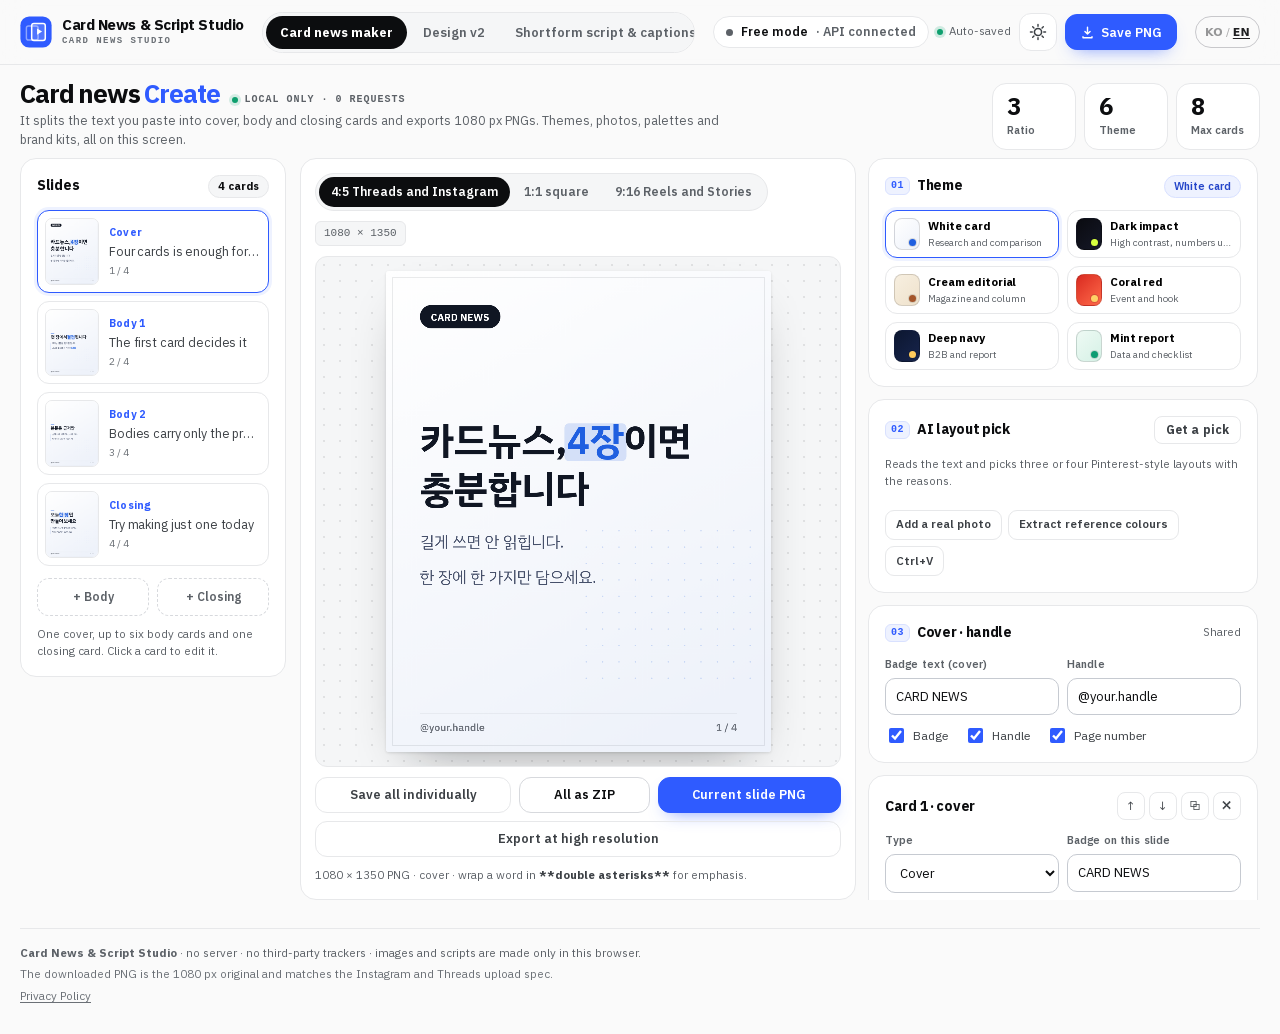
<file: index.html>
<!DOCTYPE html>
<html lang="ko" data-theme="light">
<head>
<meta charset="utf-8" />
<meta name="viewport" content="width=device-width, initial-scale=1, viewport-fit=cover" />
<title>카드뉴스·대본 스튜디오 — 카드뉴스 PNG &amp; 30초 숏폼 대본·자막 생성기</title>
<meta name="description" content="긴 글을 카드뉴스로 나누고, 6가지 테마로 1080px PNG를 바로 뽑습니다. 30초 숏폼 대본과 .srt 자막까지. 서버 없이 브라우저에서만 동작하고 작업은 이 브라우저에 저장됩니다." />
<meta name="theme-color" content="#FFFFFF" />
<meta name="color-scheme" content="light dark" />
<link rel="icon" href="favicon.svg" type="image/svg+xml" />
<link rel="stylesheet" href="styles.css" />
</head>
<body>
<a class="skip-link" href="#main">본문으로 바로가기</a>

<header class="topbar">
  <div class="topbar-inner">
    <a class="brand" href="#" data-action="go-cards" aria-label="카드뉴스·대본 스튜디오 홈">
      <span class="brand-mark" aria-hidden="true">
        <svg viewBox="0 0 40 40" width="34" height="34">
          <rect x="0.5" y="0.5" width="39" height="39" rx="11" fill="#2F5BFF" />
          <rect x="8" y="12.4" width="14.6" height="17.6" rx="2.6" fill="none" stroke="#FFFFFF" stroke-opacity=".45" stroke-width="1.8" />
          <rect x="14.6" y="9.4" width="17" height="21.2" rx="2.8" fill="#FFFFFF" fill-opacity=".16" stroke="#FFFFFF" stroke-width="1.9" />
          <path d="M21.3 15.7l6.3 3.8-6.3 3.8z" fill="#FFFFFF" />
        </svg>
      </span>
      <span class="brand-text">
        <strong>카드뉴스·대본 스튜디오</strong>
        <small>CARD NEWS STUDIO</small>
      </span>
    </a>

    <nav class="tabs" role="tablist" aria-label="주요 화면">
      <button class="tab is-active" role="tab" aria-selected="true" data-tab="cards">카드뉴스 제작</button>
      <button class="tab" role="tab" aria-selected="false" data-tab="designv2">디자인 v2</button>
      <button class="tab" role="tab" aria-selected="false" data-tab="script">숏폼 대본·자막</button>
      <button class="tab" role="tab" aria-selected="false" data-tab="bridge">AI 브리지</button>
      <button class="tab" role="tab" aria-selected="false" data-tab="shelf">작업함<span class="tab-count" id="shelfCount" hidden></span></button>
    </nav>

    <div class="top-actions">
      <span class="pro-badge-slot" id="proBadge"></span>
      <span class="save-state" id="saveState" aria-live="polite">자동 저장됨</span>
      <button type="button" class="icon-btn" data-action="toggle-theme" aria-label="다크 모드로 전환" title="라이트/다크">
        <svg class="ico-sun" viewBox="0 0 20 20" width="18" height="18" aria-hidden="true"><circle cx="10" cy="10" r="4" fill="none" stroke="currentColor" stroke-width="1.7"/><path d="M10 1.6v2M10 16.4v2M1.6 10h2M16.4 10h2M4.1 4.1l1.4 1.4M14.5 14.5l1.4 1.4M15.9 4.1l-1.4 1.4M5.5 14.5l-1.4 1.4" stroke="currentColor" stroke-width="1.6" stroke-linecap="round"/></svg>
        <svg class="ico-moon" viewBox="0 0 20 20" width="18" height="18" aria-hidden="true"><path d="M16.5 12.4A7 7 0 0 1 7.6 3.5a7 7 0 1 0 8.9 8.9z" fill="none" stroke="currentColor" stroke-width="1.7" stroke-linejoin="round"/></svg>
      </button>
      <button type="button" class="btn btn-primary" id="topPrimary" data-action="download-current">
        <svg viewBox="0 0 20 20" width="15" height="15" aria-hidden="true"><path d="M10 3v9m0 0l-3.4-3.4M10 12l3.4-3.4M4 15.6V17h12v-1.4" stroke="currentColor" stroke-width="1.9" stroke-linecap="round" stroke-linejoin="round" fill="none"/></svg>
        <span id="topPrimaryLabel">PNG 저장</span>
      </button>
    </div>
  </div>
</header>

<main id="main" tabindex="-1">

  <!-- ── 카드뉴스 제작 ───────────────────────────────────── -->
  <section class="view" id="view-cards" role="tabpanel" aria-label="카드뉴스 제작">
    <div class="view-head tight">
      <div class="vh-main">
        <p class="eyebrow"><span class="live-dot"></span>Local only · 0 requests</p>
        <h1>카드뉴스 <em>제작</em></h1>
        <p class="lead">붙여넣은 글을 표지·본문·마무리로 나누고 1080px PNG로 뽑습니다. 테마·사진·팔레트·브랜드 키트까지 이 화면에서.</p>
      </div>
      <div class="vh-meta" aria-hidden="true">
        <span class="meta-tile"><b>3</b><em>비율</em></span>
        <span class="meta-tile"><b>6</b><em>테마</em></span>
        <span class="meta-tile"><b>8</b><em>최대 장수</em></span>
      </div>
    </div>

    <div class="studio">

      <aside class="col-slides" aria-label="슬라이드 목록">
        <section class="tile">
          <div class="panel-head">
            <h2>슬라이드</h2>
            <span class="chip" id="slideCount">4장</span>
          </div>
          <div class="slide-list" id="slideList" role="list"></div>
          <div class="slide-add">
            <button type="button" class="btn btn-ghost" data-action="add-body">+ 본문</button>
            <button type="button" class="btn btn-ghost" data-action="add-cta">+ 마무리</button>
          </div>
          <p class="hint">표지 1장 + 본문 최대 6장 + 마무리 1장. 카드를 누르면 편집합니다.</p>
        </section>
      </aside>

      <section class="stage" aria-label="미리보기">
        <div class="stage-top">
          <div class="seg" id="ratioSeg" role="group" aria-label="비율 선택"></div>
          <span class="stage-dims" id="stageDims">1080 × 1350</span>
        </div>
        <div class="canvas-wrap">
          <canvas id="preview" width="1080" height="1350" aria-label="카드뉴스 미리보기"></canvas>
        </div>
        <div class="stage-actions">
          <button type="button" class="btn btn-ghost" data-action="download-each">전체 개별 저장</button>
          <button type="button" class="btn" data-action="download-all">전체 ZIP</button>
          <button type="button" class="btn btn-primary" data-action="download-current">현재 슬라이드 PNG</button>
          <button type="button" class="btn btn-ghost" data-action="export-hires">고해상도 내보내기</button>
        </div>
        <p class="stage-note" id="stageNote">1080 × 1350 PNG · 강조는 <b>**이렇게**</b> 감쌉니다.</p>
      </section>

      <aside class="col-inspector" aria-label="설정">

        <section class="tile">
          <div class="panel-head">
            <h2><span class="pnum">01</span>테마</h2>
            <span class="chip-soft" id="themeName">화이트 카드</span>
          </div>
          <div class="theme-grid" id="themeGrid" role="radiogroup" aria-label="디자인 테마"></div>
        </section>

        <section class="tile" id="refBlock">
          <div class="panel-head">
            <h2><span class="pnum">02</span>AI 추천 레이아웃</h2>
            <button type="button" class="mini-btn wide" data-action="recommend-design">추천 받기</button>
          </div>
          <p class="hint" id="refCtx">글을 분석해 핀터레스트 스타일 3~4안을 이유와 함께 고릅니다.</p>
          <div class="ref-list" id="refList"></div>
          <div class="ref-applied" id="refApplied" hidden>
            <span class="ref-dot" aria-hidden="true"></span>
            <span class="ref-applied-txt"><b id="refAppliedName"></b><em id="refAppliedNote"></em></span>
            <button type="button" class="mini-btn" data-action="clear-design">해제</button>
          </div>
          <div class="ref-files">
            <label class="file-btn" for="photoInput">실사 사진 넣기</label>
            <input id="photoInput" type="file" accept="image/*" hidden />
            <label class="file-btn" for="refImageInput">레퍼런스 색 추출</label>
            <input id="refImageInput" type="file" accept="image/*" hidden />
            <button type="button" class="file-btn" data-action="paste-hint">Ctrl+V</button>
          </div>
          <div class="palette-row" id="paletteRow" hidden></div>
          <p class="hint" id="refPhotoNote" hidden></p>
        </section>

        <section class="tile">
          <div class="panel-head">
            <h2><span class="pnum">03</span>표지 · 핸들</h2>
            <span class="muted">공통</span>
          </div>
          <div class="field-row">
            <label class="field">
              <span>배지 텍스트 (표지)</span>
              <input id="badgeInput" type="text" maxlength="24" placeholder="CARD NEWS" autocomplete="off" />
            </label>
            <label class="field">
              <span>핸들</span>
              <input id="handleInput" type="text" maxlength="30" placeholder="@your.handle" autocomplete="off" />
            </label>
          </div>
          <div class="toggles">
            <label class="switch"><input type="checkbox" id="showBadge" checked /><span>배지</span></label>
            <label class="switch"><input type="checkbox" id="showHandle" checked /><span>핸들</span></label>
            <label class="switch"><input type="checkbox" id="showPage" checked /><span>페이지 번호</span></label>
          </div>
        </section>

        <section class="tile">
          <div class="panel-head">
            <h2 id="editorTitle">선택 슬라이드</h2>
            <div class="mini-actions">
              <button type="button" class="mini-btn" data-action="move-up" aria-label="슬라이드 위로" title="위로">↑</button>
              <button type="button" class="mini-btn" data-action="move-down" aria-label="슬라이드 아래로" title="아래로">↓</button>
              <button type="button" class="mini-btn" data-action="duplicate-slide" aria-label="슬라이드 복제" title="복제">⧉</button>
              <button type="button" class="mini-btn danger" data-action="delete-slide" aria-label="슬라이드 삭제" title="삭제">✕</button>
            </div>
          </div>
          <div class="field-row">
            <label class="field">
              <span>종류</span>
              <select id="kindSelect">
                <option value="cover">표지</option>
                <option value="body">본문</option>
                <option value="cta">마무리</option>
              </select>
            </label>
            <label class="field">
              <span>이 슬라이드 배지</span>
              <input id="slideBadge" type="text" maxlength="24" placeholder="비우면 표지 공통" autocomplete="off" />
            </label>
          </div>
          <label class="field">
            <span>제목 <em>**강조**</em></span>
            <textarea id="titleInput" rows="2" spellcheck="false" placeholder="한 줄 제목"></textarea>
          </label>
          <label class="field">
            <span>본문 <em>**강조**</em></span>
            <textarea id="bodyInput" rows="4" spellcheck="false" placeholder="한 장에 한 가지. 줄바꿈으로 문단을 나눕니다."></textarea>
          </label>
          <div class="hint-row">
            <button type="button" class="mini-btn wide" data-action="wrap-em">**강조**</button>
            <span class="hint">제목·본문에서 글자를 선택하고 누르면 감쌉니다.</span>
          </div>
          <p class="warn-line" id="emWarn" hidden>짝이 맞지 않는 <b>**</b> 는 글자 그대로 표시됩니다.</p>
        </section>

        <section class="tile">
          <div class="panel-head">
            <h2><span class="pnum">05</span>글 → 카드뉴스</h2>
            <span class="muted">자동 분할</span>
          </div>
          <label class="field">
            <span>긴 글 붙여넣기</span>
            <textarea id="splitInput" rows="5" spellcheck="false" placeholder="메모나 글을 그대로 붙여넣으세요. 문장 단위로 나눠 표지·본문·마무리로 배분합니다."></textarea>
          </label>
          <div class="split-controls">
            <label class="field inline">
              <span>본문 장수</span>
              <select id="splitCount">
                <option value="2">2장</option>
                <option value="3">3장</option>
                <option value="4" selected>4장</option>
                <option value="5">5장</option>
                <option value="6">6장</option>
              </select>
            </label>
            <button type="button" class="btn btn-primary" data-action="auto-split">자동 슬라이드 분할</button>
          </div>
          <p class="hint">첫 문장은 표지, 마지막은 CTA로. 숫자는 자동으로 <b>**강조**</b>합니다.</p>

          <div class="pro-box" id="proBox">
            <button type="button" class="btn pro-btn" data-action="pro-generate" data-pro-action>
              <span class="pro-spark" aria-hidden="true">✨</span><span class="pro-label">Pro AI로 8장 카드+30초 대본 생성</span>
            </button>
            <p class="pro-state" id="proState" data-pro-state
               data-pro-free="무료 모드 · 붙여넣은 글은 지금처럼 자동 분할합니다. Pro를 연결하면 8장 카드와 30초 대본을 한 번에 씁니다."
               data-pro-pro="Pro 연결됨 · 주제·타깃·포인트로 8장 카드와 30초 대본을 한 번에 만들어 채웁니다.">무료 모드 · 붙여넣은 글은 지금처럼 자동 분할합니다. Pro를 연결하면 8장 카드와 30초 대본을 한 번에 씁니다.</p>
            <button type="button" class="btn btn-ghost btn-sm" data-action="free-generate" id="freeGenerate">무료 AI 맛보기</button>
            <button type="button" class="btn btn-ghost btn-sm" id="proConnect">Pro 연결 / 관리</button>
            <p class="pro-state freeai-line"><span id="freeBadge"></span></p>
            <div id="freeUpgrade" class="free-upgrade-slot"></div>
          </div>
        </section>

        <section class="tile">
          <div class="panel-head">
            <h2><span class="pnum">06</span>카피 진단</h2>
            <span class="grade-chip" id="copyGrade">—</span>
          </div>
          <div class="score-line">
            <b id="copyScore">0</b><span>/ 100 · 8대 트리거</span>
          </div>
          <div class="trigger-mini" id="triggerMini"></div>
          <p class="hint" id="copyTip">제목과 본문을 진단하려면 슬라이드를 고르세요.</p>
          <div class="btn-row">
            <button type="button" class="btn btn-ghost" data-action="correct-selected">추상어·공급자어 교정</button>
            <button type="button" class="btn btn-primary" data-action="open-copy-lab">프레임워크 변환</button>
          </div>
        </section>
      </aside>
    </div>
  </section>

  <!-- ── 디자인 스튜디오 v2 ─────────────────────────────── -->
  <section class="view" id="view-designv2" role="tabpanel" aria-label="디자인 스튜디오 v2" hidden>
    <div class="view-head">
      <div class="vh-main">
        <p class="eyebrow"><span class="live-dot"></span>Design engine v2 · photo → blueprint</p>
        <h1>디자인 <em>v2</em></h1>
        <p class="lead">레퍼런스 사진 한 장을 설계도로 바꿔 같은 구도로 다시 그립니다. 폰트·질감·브랜드 키트를 고정해 다음 편에 그대로.</p>
      </div>
      <div class="vh-meta" aria-hidden="true">
        <span class="meta-tile"><b>6</b><em>폰트 믹스</em></span>
        <span class="meta-tile"><b>4</b><em>종이 질감</em></span>
        <span class="meta-tile"><b>25</b><em>자 밀도</em></span>
      </div>
    </div>

    <div class="v2-layout">
      <aside class="tile v2-side">
        <div class="panel-head">
          <h2><span class="pnum">01</span>카드 세트 맥락</h2>
          <span class="chip" id="v2CtxTag">자동 분석</span>
        </div>
        <p class="hint" id="v2Ctx">글을 분석해 업종·무드·글자 밀도를 뽑습니다.</p>

        <div class="v2-block">
          <div class="v2-step"><b>① 레퍼런스 1클릭 검색</b><span>업종·무드·밀도로 검색어를 만들어 핀터레스트·비핸스를 엽니다.</span></div>
          <div class="ref-links" id="v2RefLinks"></div>
          <p class="hint" id="v2RefNote"></p>
        </div>

        <div class="divider"></div>

        <div class="v2-block">
          <div class="v2-step"><b>② 폰트 믹스 · 종이 질감</b><span>같은 구도에서 AI 티를 걷어내는 두 가지.</span></div>
          <label class="field"><span>폰트 믹스</span><select id="v2FontMix"></select></label>
          <label class="field"><span>종이 질감</span><select id="v2Grain"></select></label>
          <p class="hint" id="v2MixNote"></p>
          <div class="density-box" id="v2Density"></div>
        </div>

        <div class="divider"></div>

        <div class="v2-block">
          <div class="v2-step"><b>③ 내 브랜드 키트</b><span>색·폰트·질감·구도를 고정해 다음 편에도 그대로.</span></div>
          <input id="v2KitName" class="v2-kit-name" type="text" maxlength="24" autocomplete="off" placeholder="예: 내 채널 브랜드" aria-label="브랜드 키트 이름" />
          <div class="btn-row">
            <button type="button" class="btn btn-ghost" data-action="v2-save-kit">현재 세트 고정</button>
            <button type="button" class="btn btn-ghost" data-action="v2-copy-kit">JSON 복사</button>
            <button type="button" class="btn btn-ghost" data-action="v2-kit-sheet">브랜드 시트 PNG</button>
          </div>
          <div class="kit-list" id="v2KitList"></div>
          <details class="kit-import">
            <summary>저장한 키트 JSON 붙여넣기</summary>
            <textarea id="v2KitJson" rows="3" spellcheck="false" placeholder='{"schema":"designref.brandkit/2", …}'></textarea>
            <button type="button" class="mini-btn" data-action="v2-import-kit">이 키트 불러오기</button>
          </details>
        </div>
      </aside>

      <div class="v2-main">
        <div class="tile v2-bp-panel">
          <div class="panel-head">
            <h2><span class="pnum">02</span>레퍼런스 사진 → 90% 설계도 복제</h2>
            <span class="muted" id="v2BpState">사진 1장 → JSON 1개</span>
          </div>
          <p class="hint">마음에 드는 카드·포스터 1장을 구독 중인 AI에 첨부하고 아래 프롬프트를 붙여넣으세요. AI가 좌표·색·폰트를 잰 JSON을 주면, 같은 구도로 이 카드 세트를 다시 그립니다.</p>
          <div class="btn-row v2-bp-actions">
            <button type="button" class="btn btn-ghost" data-action="v2-copy-vision">해부 프롬프트 복사</button>
            <button type="button" class="mini-btn" data-action="v2-open-vision" data-target="chatgpt">ChatGPT</button>
            <button type="button" class="mini-btn" data-action="v2-open-vision" data-target="claude">Claude</button>
            <button type="button" class="mini-btn" data-action="v2-open-vision" data-target="gemini">Gemini</button>
          </div>
          <label class="field v2-bp-field">
            <span>AI가 준 블루프린트 JSON <em>설명·코드블록이 섞여도 읽습니다</em></span>
            <textarea id="v2BlueprintText" rows="6" spellcheck="false" placeholder='{"canvas":{"ratio":"4:5"},"margin":0.06,"title":{…}}'></textarea>
          </label>
          <div class="btn-row">
            <button type="button" class="btn btn-primary" data-action="v2-render-blueprint">설계도 복제 렌더</button>
            <button type="button" class="btn btn-ghost" data-action="v2-sample-blueprint">예시 JSON 채우기</button>
            <button type="button" class="btn btn-ghost" data-action="v2-save-blueprint-kit">브랜드 키트로 저장</button>
          </div>
          <div class="v2-meta" id="v2BpMeta"></div>
          <div class="parse-status" id="v2BpWarnings"></div>
        </div>

        <div class="tile">
          <div class="panel-head">
            <h2>카드 세트 미리보기</h2>
            <span class="muted" id="v2SetName"></span>
          </div>
          <div class="v2-grid" id="v2Grid"></div>
          <div class="v2-meta" id="v2Meta"></div>
          <div class="parse-status" id="v2Warnings"></div>
          <div class="btn-row v2-actions">
            <button type="button" class="btn btn-ghost" data-action="v2-copy-html">HTML 복사</button>
            <button type="button" class="btn btn-ghost" data-action="v2-copy-css">CSS 복사</button>
            <button type="button" class="btn btn-ghost" data-action="v2-png">현재 카드 PNG</button>
            <button type="button" class="btn btn-ghost" data-action="v2-reset">프리셋으로</button>
          </div>
          <p class="hint">여기 미리보기는 구도·폰트·질감 검증용입니다. 카드뉴스 PNG 저장은 <b>카드뉴스 제작</b> 탭을 쓰세요.</p>
        </div>
      </div>
    </div>
  </section>

  <!-- ── 숏폼 대본·자막 ──────────────────────────────────── -->
  <section class="view" id="view-script" role="tabpanel" aria-label="숏폼 대본·자막" hidden>
    <div class="view-head">
      <div class="vh-main">
        <p class="eyebrow"><span class="live-dot"></span>Shortform · 30 sec · 4 beats</p>
        <h1>숏폼 <em>대본·자막</em></h1>
        <p class="lead">0~3 / 3~12 / 12~25 / 25~30초 4구간 대본과 한 줄 15자 자막, <b>.srt</b>까지 한 번에.</p>
      </div>
      <div class="vh-meta" aria-hidden="true">
        <span class="meta-tile"><b>4</b><em>구간</em></span>
        <span class="meta-tile"><b>30</b><em>초</em></span>
        <span class="meta-tile"><b>15</b><em>자 자막</em></span>
      </div>
    </div>

    <div class="script-layout">
      <div class="tile script-form">
        <div class="panel-head">
          <h2><span class="pnum">01</span>30초 대본 만들기</h2>
          <span class="muted">0~3 · 3~12 · 12~25 · 25~30</span>
        </div>
        <label class="field">
          <span>주제</span>
          <input id="topicInput" type="text" maxlength="60" placeholder="예: 전기요금 아끼는 법" autocomplete="off" />
        </label>
        <label class="field">
          <span>타겟</span>
          <input id="targetInput" type="text" maxlength="40" placeholder="예: 1인 가구" autocomplete="off" />
        </label>
        <div class="field">
          <span>핵심 포인트 3줄</span>
          <input class="point-input" id="point1" type="text" maxlength="80" placeholder="포인트 1 — 숫자가 있으면 훅에 쓰입니다" autocomplete="off" />
          <input class="point-input" id="point2" type="text" maxlength="80" placeholder="포인트 2 — 증거" autocomplete="off" />
          <input class="point-input" id="point3" type="text" maxlength="80" placeholder="포인트 3 — 반전" autocomplete="off" />
        </div>
        <div class="field">
          <span>훅 패턴</span>
          <div class="hook-grid" id="hookGrid" role="radiogroup" aria-label="훅 패턴"></div>
        </div>
        <button type="button" class="btn btn-primary block" data-action="build-script">대본 다시 만들기</button>
        <div class="pro-box" id="proBoxScript">
          <button type="button" class="btn pro-btn" data-action="pro-generate" data-pro-action>
            <span class="pro-spark" aria-hidden="true">✨</span><span class="pro-label">Pro AI로 8장 카드+30초 대본 생성</span>
          </button>
          <p class="pro-state" data-pro-state
             data-pro-free="무료 모드 · 입력한 포인트로 지금처럼 대본을 만듭니다. Pro를 연결하면 8장 카드와 대본을 함께 채웁니다."
             data-pro-pro="Pro 연결됨 · 주제·타깃·포인트로 8장 카드와 30초 대본을 함께 채웁니다.">무료 모드 · 입력한 포인트로 지금처럼 대본을 만듭니다. Pro를 연결하면 8장 카드와 대본을 함께 채웁니다.</p>
        </div>
        <p class="hint">숫자는 입력한 포인트에 있는 값만 씁니다. 없으면 <b>[숫자]</b> 자리표시자로 남깁니다.</p>
      </div>

      <div class="script-out">
        <div class="beats" id="beatList"></div>

        <div class="tile copy-panel">
          <div class="panel-head">
            <h2><span class="pnum">02</span>대본 카피 진단</h2>
            <span class="grade-chip" id="scriptGrade">—</span>
          </div>
          <div class="score-line">
            <b id="scriptScore">0</b><span>/ 100 · 8대 트리거</span>
            <span class="friction-chip" id="scriptFriction" hidden></span>
          </div>
          <div class="trigger-mini" id="scriptTriggers"></div>
          <p class="hint" id="scriptTip">대본 전체를 8대 트리거로 채점합니다.</p>
          <div class="btn-row">
            <button type="button" class="btn btn-ghost" data-action="correct-script">대본 표현 교정</button>
            <button type="button" class="btn btn-primary" data-action="framework-script">프레임워크로 다시 쓰기</button>
          </div>
        </div>

        <div class="tile subtitle-panel">
          <div class="panel-head">
            <h2><span class="pnum">03</span>자막 미리보기</h2>
            <span class="muted" id="subCount">0줄 · 한 줄 15자</span>
          </div>
          <pre class="srt-preview" id="srtPreview" aria-label="SRT 자막 미리보기"></pre>
        </div>
      </div>
    </div>

    <div class="script-actions">
      <button type="button" class="btn btn-primary" data-action="download-srt">.srt 자막 다운로드</button>
      <button type="button" class="btn" data-action="copy-script">대본 복사</button>
      <button type="button" class="btn" data-action="copy-prompt">AI 각색 프롬프트 복사</button>
      <button type="button" class="btn btn-ghost" data-action="copy-srt">SRT 복사</button>
    </div>
  </section>

  <!-- ── AI 브리지 ──────────────────────────────────────── -->
  <section class="view" id="view-bridge" role="tabpanel" aria-label="AI 브리지" hidden>
    <div class="view-head">
      <div class="vh-main">
        <p class="eyebrow"><span class="live-dot"></span>Bring your own AI · 3 providers</p>
        <h1>AI <em>브리지</em></h1>
        <p class="lead">이미 쓰는 ChatGPT·Claude·Gemini 구독을 그대로. 프롬프트 복사 → 새 창에 붙여넣기 → 답변을 붙이면 적용됩니다.</p>
      </div>
      <div class="vh-meta" aria-hidden="true">
        <span class="meta-tile"><b>3</b><em>AI</em></span>
        <span class="meta-tile"><b>0</b><em>API 요금</em></span>
        <span class="meta-tile"><b>4</b><em>출력 형식</em></span>
      </div>
    </div>

    <div class="bridge-layout">
      <div class="tile bridge-left">
        <div class="panel-head">
          <h2><span class="pnum">01</span>내 구독 AI로 만들기</h2>
          <span class="muted">복사 → 열기 → 붙여넣기</span>
        </div>
        <p class="hint">버튼을 누르면 <b>완성된 프롬프트가 복사</b>되고 그 AI가 새 창에 열립니다. 이미 로그인된 구독 계정을 그대로 쓰므로 API 요금이 나가지 않습니다.</p>

        <label class="field">
          <span>무엇을 만들까요</span>
          <select id="bridgeKind">
            <option value="cards">카드뉴스 세트 (표지·본문·마무리)</option>
            <option value="script">30초 숏폼 대본·자막</option>
            <option value="critique">카피 개선안 (진단·고칠 문장)</option>
          </select>
        </label>

        <div class="provider-grid" id="providerGrid"></div>
        <p class="hint" id="bridgeStatus" aria-live="polite">프롬프트를 복사한 뒤, AI 답변을 오른쪽에 붙여넣으세요.</p>

        <details class="prompt-box">
          <summary>복사될 프롬프트 보기</summary>
          <pre id="bridgePromptPreview"></pre>
        </details>

        <div class="divider"></div>

        <div class="panel-head">
          <h2>무료 Gemini API 키</h2>
          <span class="badge-mini">선택</span>
        </div>
        <p class="hint">Google AI Studio에서 무료 키를 만들면 복사·붙여넣기 없이 이 화면에서 바로 생성합니다. 키는 이 브라우저(localStorage)에만 저장되고 Google 외에는 전송되지 않습니다. 무료 한도를 넘기면 결제가 아니라 오류만 납니다.</p>
        <div class="key-row">
          <input id="geminiKey" type="password" placeholder="AIza…" autocomplete="off" spellcheck="false" aria-label="Gemini API 키" />
          <button type="button" class="btn btn-ghost" data-action="save-gemini-key">저장</button>
          <button type="button" class="mini-btn" data-action="clear-gemini-key" aria-label="키 삭제" title="키 삭제">✕</button>
        </div>
        <p class="hint" id="geminiState">키가 저장되지 않았습니다.</p>
        <div class="key-row">
          <select id="geminiModel" aria-label="Gemini 모델">
            <option value="gemini-2.5-flash">gemini-2.5-flash</option>
          </select>
          <button type="button" class="btn btn-ghost" data-action="check-gemini-key">키 확인</button>
          <button type="button" class="btn btn-primary" data-action="generate-gemini">Gemini로 생성</button>
        </div>
        <p class="hint" id="geminiResult" aria-live="polite"></p>
      </div>

      <div class="tile bridge-right">
        <div class="panel-head">
          <h2><span class="pnum">02</span>AI 답변 붙여넣기</h2>
          <span class="muted" id="pasteHint">자동 인식</span>
        </div>
        <textarea id="bridgePaste" rows="12" spellcheck="false" placeholder="ChatGPT·Claude·Gemini가 준 답변을 그대로 붙여넣으세요. JSON이든 설명 섞인 문장이든 알아서 읽습니다."></textarea>
        <div class="btn-row">
          <button type="button" class="btn btn-ghost" data-action="parse-bridge">다시 읽기</button>
          <button type="button" class="btn btn-primary" data-action="apply-bridge">적용</button>
        </div>
        <div class="parse-status" id="parseStatus"></div>
        <div class="parse-preview" id="parsePreview"></div>
      </div>
    </div>
  </section>

  <!-- ── 작업함 ─────────────────────────────────────────── -->
  <section class="view" id="view-shelf" role="tabpanel" aria-label="작업함" hidden>
    <div class="view-head">
      <div class="vh-main">
        <p class="eyebrow"><span class="live-dot"></span>Shelf · localStorage only</p>
        <h1>작업함</h1>
        <p class="lead">카드뉴스와 대본을 한 묶음으로 저장합니다. 이 브라우저에만 남고 서버로 보내지 않습니다.</p>
      </div>
      <div class="vh-meta" aria-hidden="true">
        <span class="meta-tile"><b>30</b><em>최대 저장</em></span>
        <span class="meta-tile"><b>0</b><em>서버 전송</em></span>
      </div>
    </div>

    <div class="shelf">
      <div class="tile">
        <div class="panel-head">
          <h2><span class="pnum">01</span>현재 작업 저장</h2>
          <span class="muted">카드뉴스 + 대본을 함께</span>
        </div>
        <form id="saveForm" class="save-form" autocomplete="off">
          <label class="sr-only" for="presetName">작업 이름</label>
          <input id="presetName" type="text" maxlength="40" placeholder="예: 12월 카드뉴스 1편" />
          <button type="submit" class="btn btn-primary">저장</button>
        </form>
        <p class="hint">이 브라우저(localStorage)에만 저장됩니다. 서버로 보내지 않습니다.</p>
        <div class="divider"></div>
        <div class="panel-head">
          <h2>저장된 작업</h2>
          <span class="muted" id="presetMeta">0개</span>
        </div>
        <div class="preset-list" id="presetList"></div>
        <div class="empty" id="shelfEmpty">
          <p><strong>아직 저장한 작업이 없습니다.</strong></p>
          <p class="muted">위에 이름을 적고 저장하면 여기에 쌓입니다.</p>
        </div>
      </div>

      <div class="tile">
        <div class="panel-head"><h2><span class="pnum">02</span>현재 작업</h2><span class="muted" id="currentMeta"></span></div>
        <ul class="current-list" id="currentList"></ul>
        <div class="divider"></div>
        <div class="panel-head"><h2>초기화</h2></div>
        <p class="hint">현재 카드뉴스와 대본을 예시로 되돌립니다. 저장한 작업은 그대로 남습니다.</p>
        <button type="button" class="btn btn-ghost danger" data-action="reset-work">예시로 되돌리기</button>
      </div>
    </div>
  </section>
</main>

<footer class="footer">
  <div class="footer-inner">
    <p><strong>카드뉴스·대본 스튜디오</strong> · 서버 없음 · 외부 트래커 0건 · 이미지와 대본은 이 브라우저에서만 만들어집니다.</p>
    <p class="muted">내려받은 PNG는 1080px 원본입니다. 인스타그램·스레드 업로드 규격에 그대로 맞습니다.</p>
    <p class="muted"><a href="privacy.html">개인정보 처리방침</a></p>
  </div>
</footer>

<div class="hires-backdrop" id="hiresModal" hidden>
  <div class="hires-card" role="dialog" aria-modal="true" aria-labelledby="hiresTitle">
    <div class="hires-head">
      <h2 id="hiresTitle">고해상도 내보내기</h2>
      <button type="button" class="icon-btn" data-action="close-hires" aria-label="닫기">✕</button>
    </div>
    <p class="hint">같은 카드를 더 큰 픽셀로 다시 그립니다. 2배·3배는 인쇄·대형 화면에 쓰고, ZIP은 압축해서 한 파일로 묶습니다.</p>
    <div class="hires-grid">
      <label class="field"><span>해상도</span>
        <select id="hiresScale" class="input select">
          <option value="1">1배 · 원본</option>
          <option value="2" selected>2배 · 고해상도</option>
          <option value="3">3배 · 인쇄용</option>
        </select>
      </label>
      <label class="field"><span>형식</span>
        <select id="hiresFormat" class="input select">
          <option value="png" selected>PNG (무손실)</option>
          <option value="jpg">JPG (용량 작게)</option>
        </select>
      </label>
      <label class="field"><span>범위</span>
        <select id="hiresScope" class="input select">
          <option value="current" selected>현재 장</option>
          <option value="all">전체 장 (ZIP)</option>
        </select>
      </label>
    </div>
    <p class="hint" id="hiresNote">2배 선택 시 2160 × 2700 PNG로 저장합니다.</p>
    <div class="btn-row">
      <button type="button" class="btn btn-primary" data-action="run-hires" id="hiresRun">내보내기</button>
      <button type="button" class="btn btn-ghost" data-action="close-hires">취소</button>
      <span class="hint" id="hiresStatus"></span>
    </div>
  </div>
</div>

<div class="toast-root" id="toastRoot" aria-live="polite"></div>

<!-- 카피 진단 · 프레임워크 -->
<div class="modal" id="copyLab" hidden>
  <div class="modal-backdrop" data-action="close-copy-lab"></div>
  <div class="modal-card" role="dialog" aria-modal="true" aria-labelledby="copyLabTitle">
    <div class="hires-head">
      <h2 id="copyLabTitle">카피 진단 · 프레임워크</h2>
      <span class="score-pill"><b id="labScore">0</b><span id="labGrade">—</span></span>
      <button type="button" class="icon-btn" data-action="close-copy-lab" aria-label="닫기">✕</button>
    </div>
    <div class="modal-body">
      <div class="lab-grid">
        <div>
          <h3>8대 트리거</h3>
          <div class="lab-triggers" id="labTriggers"></div>
          <h3>감점 표현 <span class="muted" id="labFriction"></span></h3>
          <div class="lab-issues" id="labIssues"></div>
          <div class="btn-row">
            <button type="button" class="btn btn-ghost" data-action="correct-selected">추상어·공급자어 교정</button>
            <button type="button" class="btn btn-ghost" data-action="copy-lab-json">진단 JSON 복사</button>
          </div>
        </div>
        <div>
          <h3>프레임워크 변환</h3>
          <div class="fw-tabs" id="fwTabs" role="tablist" aria-label="카피 프레임워크"></div>
          <label class="field"><span>제품·주제</span><input id="fwProduct" type="text" maxlength="60" autocomplete="off" /></label>
          <label class="field"><span>타겟</span><input id="fwTarget" type="text" maxlength="60" autocomplete="off" /></label>
          <div class="field-row">
            <label class="field"><span>문제</span><textarea id="fwProblem" rows="2"></textarea></label>
            <label class="field"><span>해결</span><textarea id="fwSolution" rows="2"></textarea></label>
          </div>
          <div class="field-row">
            <label class="field"><span>증거(숫자)</span><input id="fwProof" type="text" maxlength="80" autocomplete="off" /></label>
            <label class="field"><span>기한·한정</span><input id="fwUrgency" type="text" maxlength="60" autocomplete="off" /></label>
          </div>
          <label class="field"><span>CTA</span><input id="fwCta" type="text" maxlength="40" autocomplete="off" /></label>
          <div class="btn-row">
            <button type="button" class="btn" data-action="fw-generate">생성</button>
            <button type="button" class="btn btn-ghost" data-action="fw-apply-slides">슬라이드에 반영</button>
            <button type="button" class="btn btn-ghost" data-action="fw-apply-script">대본에 반영</button>
          </div>
          <div class="fw-out" id="fwOut"></div>
        </div>
      </div>
    </div>
  </div>
</div>

<script src="engines/pro-api-connector.js"></script>
<script src="engines/pro-studio.js"></script>
<script src="engines/free-ai.js"></script>
<script src="engines/copy-psych-engine.js"></script>
<script src="engines/design-ref-engine.js"></script>
<script src="core.js"></script>
<script src="toast.js"></script>
<script src="preset-render.js"></script>
<script src="app.js"></script>
<script src="i18n.js"></script>
</body>
</html>
</file>
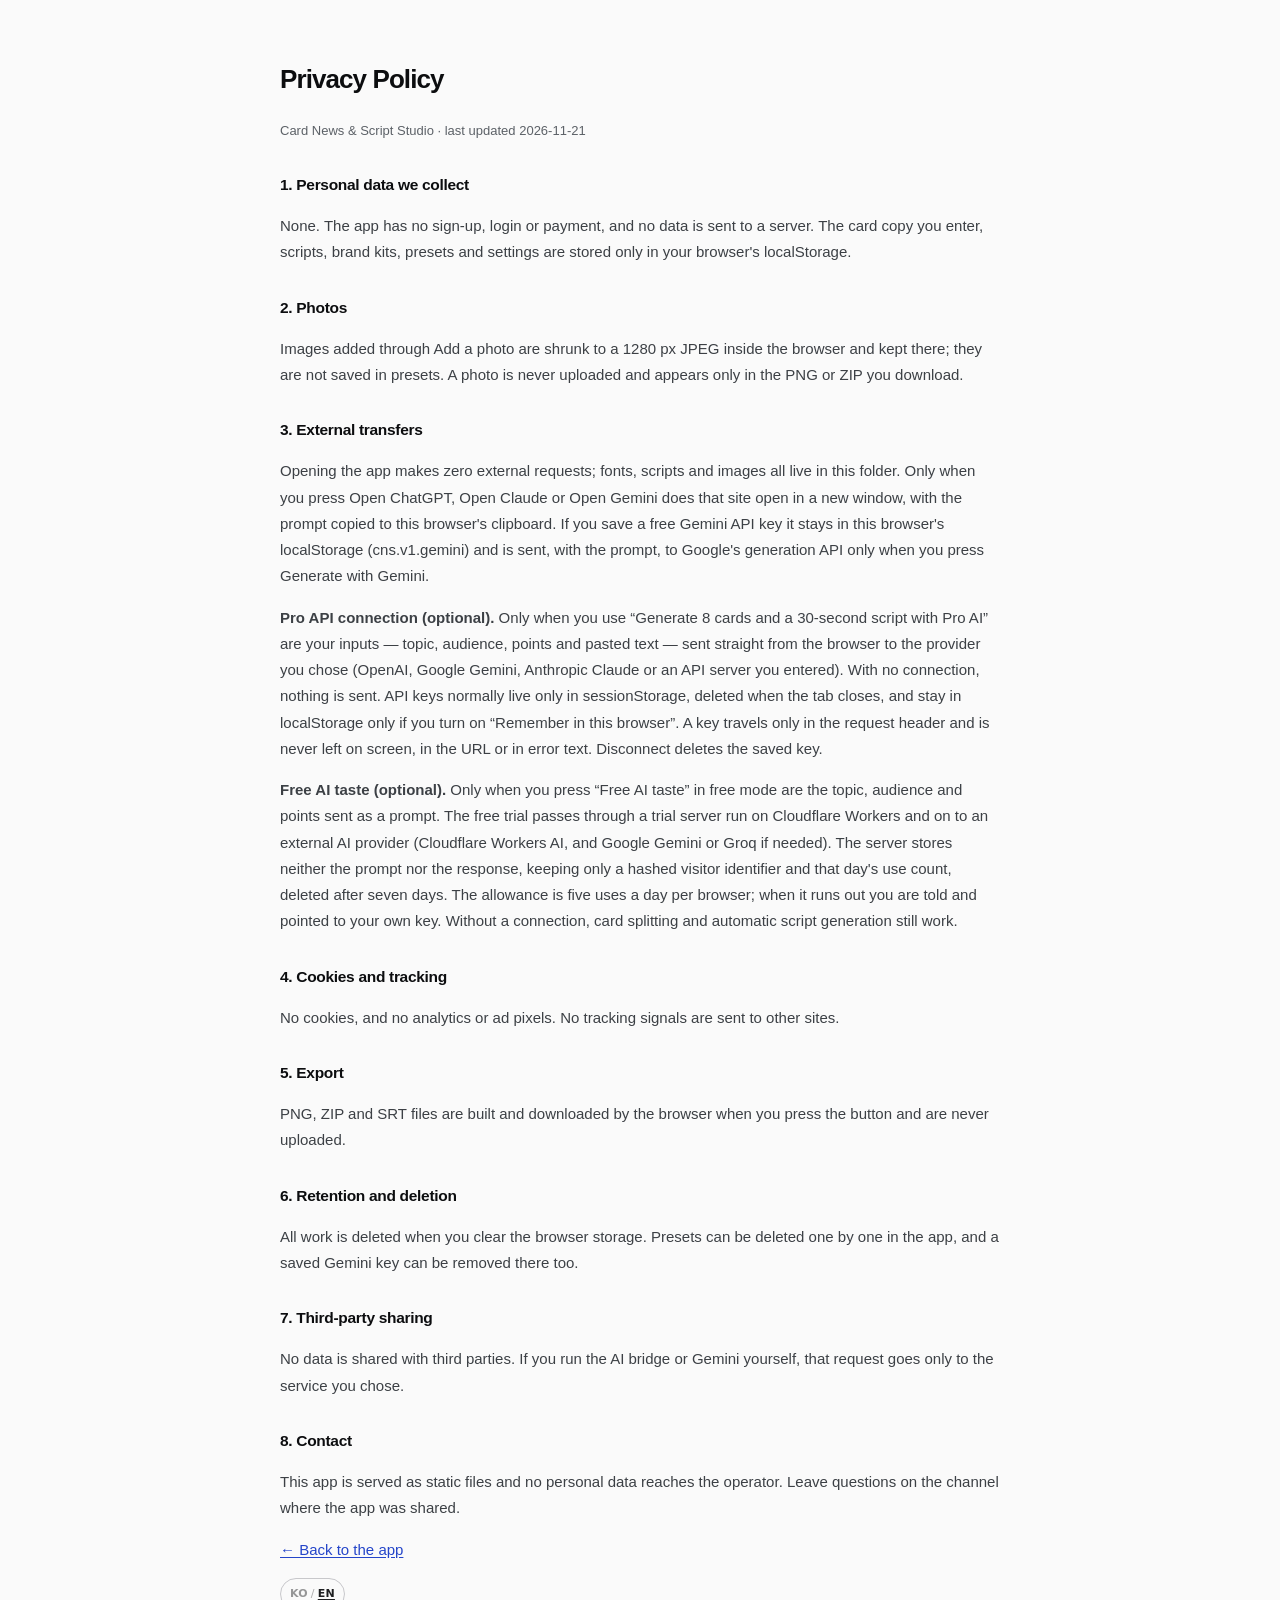
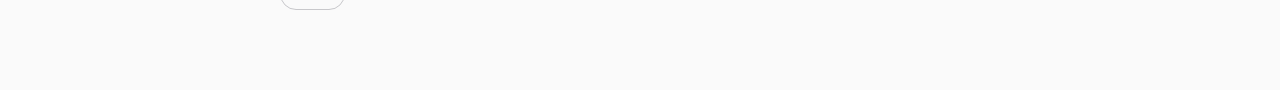
<file: privacy.html>
<!DOCTYPE html>
<html lang="ko">
<head>
<meta charset="utf-8" />
<meta name="viewport" content="width=device-width, initial-scale=1" />
<link rel="icon" href="favicon.svg" />
<title>개인정보 처리 방침 — 카드뉴스·대본 스튜디오</title>
<style>
  :root { color-scheme: light dark; }
  body { max-width: 720px; margin: 0 auto; padding: 40px 20px 80px; font: 15px/1.75 'PlexKR', -apple-system, BlinkMacSystemFont, 'Apple SD Gothic Neo', 'Malgun Gothic', sans-serif; color: #0C0D0F; background: #FAFAFA; }
  @media (prefers-color-scheme: dark) { body { color: #F5F6F8; background: #0A0B0E; } a { color: #8FA8FF; } h2 { color: #F5F6F8; } }
  h1 { font-size: 26px; letter-spacing: -.035em; font-weight: 800; }
  h2 { font-size: 15.5px; margin-top: 28px; letter-spacing: -.02em; font-weight: 700; color: #0C0D0F; }
  p { color: #3C4045; }
  @media (prefers-color-scheme: dark) { p { color: #C9CED6; } }
  .muted { color: #5C6167; font-size: 13px; }
  @media (prefers-color-scheme: dark) { .muted { color: #A0A8B2; } }
  a { color: #2445C9; text-underline-offset: 2px; }
  @media (prefers-color-scheme: dark) { a { color: #8FA8FF; } }
</style>
</head>
<body>
<h1>개인정보 처리 방침</h1>
<p class="muted">카드뉴스·대본 스튜디오 · 최종 갱신 2026-11-21</p>

<h2>1. 수집하는 개인정보</h2>
<p>없습니다. 이 앱은 회원가입·로그인·결제가 없고, 서버로 전송되는 데이터가 없습니다. 입력한 카드 문구, 대본, 브랜드 키트, 프리셋, 설정은 모두 사용자의 브라우저 localStorage에만 저장됩니다.</p>

<h2>2. 사진</h2>
<p>사진 넣기 기능으로 올린 이미지는 브라우저 안에서만 1280px JPEG로 줄여 보관되며, 프리셋에는 저장되지 않습니다. 사진이 외부로 업로드되는 일은 없고, 내려받은 PNG·ZIP에만 포함됩니다.</p>

<h2>3. 외부 전송</h2>
<p>앱을 여는 것만으로는 외부 요청이 0건입니다. 폰트·스크립트·이미지가 모두 이 폴더 안에 있습니다. 사용자가 'ChatGPT 열기·Claude 열기·Gemini 열기' 버튼을 누를 때만 해당 사이트가 새 창으로 열리고 프롬프트는 이 브라우저의 클립보드에 복사됩니다. 무료 Gemini API 키를 저장한 경우 키는 이 브라우저의 localStorage(cns.v1.gemini)에만 남고, 'Gemini로 생성'을 누를 때만 Google 생성 API로 프롬프트와 함께 전송됩니다.</p>

<p><strong>Pro API 연결(선택).</strong> 'Pro AI로 8장 카드+30초 대본 생성'을 쓸 때만, 주제·타깃·포인트·붙여넣은 글 등 입력한 내용이 사용자가 고른 제공자(OpenAI·Google Gemini·Anthropic Claude 또는 직접 입력한 자체 서버)로 브라우저에서 직접 전송됩니다. 연결하지 않으면 전송은 없습니다. API 키는 기본적으로 sessionStorage(탭을 닫으면 삭제)에만 두고, '이 브라우저에 기억'을 켰을 때만 localStorage에 남습니다. 키는 요청 헤더로만 나가며 화면·주소·오류 문구에 남기지 않습니다. '연결 해제'를 누르면 저장된 키가 지워집니다.</p>

<p><strong>무료 AI 맛보기(선택).</strong> 무료 모드에서 '무료 AI 맛보기'를 누를 때만 주제·타깃·포인트가 프롬프트로 전송됩니다. 무료 체험은 Cloudflare Workers로 운영하는 무료 체험 서버를 거쳐 외부 AI 제공자(Cloudflare Workers AI, 필요하면 Google Gemini·Groq)로 전송됩니다. 서버는 프롬프트와 응답 본문을 저장하지 않고, 방문자 구분용 해시값과 그날의 사용 횟수만 남깁니다(7일 뒤 삭제). 하루 무료 횟수는 브라우저당 5회이며, 다 쓰면 안내와 함께 내 키 연결로 넘깁니다. 연결하지 않아도 카드 분할·대본 자동 생성은 그대로 동작합니다.</p>

<h2>4. 쿠키·추적</h2>
<p>쿠키를 쓰지 않고, 분석 도구·광고 픽셀을 넣지 않습니다. 다른 사이트로 보내는 추적 신호도 없습니다.</p>

<h2>5. 내보내기</h2>
<p>PNG·ZIP·SRT 파일은 사용자가 버튼을 눌렀을 때 브라우저가 직접 만들어 내려받는 방식이며, 어디에도 업로드되지 않습니다.</p>

<h2>6. 보관과 삭제</h2>
<p>모든 작업 내용은 브라우저 저장소를 지우면 함께 삭제됩니다. 앱 안에서 프리셋을 개별 삭제할 수 있고, 저장한 Gemini 키도 앱에서 지울 수 있습니다.</p>

<h2>7. 제3자 제공</h2>
<p>제3자에게 제공하는 데이터가 없습니다. AI 브리지나 Gemini를 직접 실행한 경우, 해당 요청은 사용자가 고른 서비스로만 갑니다.</p>

<h2>8. 문의</h2>
<p>이 앱은 정적 파일로 배포되며, 운영자에게 개인정보가 전달되지 않습니다. 문의는 앱을 전달한 채널로 남겨 주세요.</p>

<p><a href="./">← 앱으로 돌아가기</a></p>
<script src="i18n.js"></script>
</body>
</html>
</file>
<file: styles.css>
/* ============================================================
   카드뉴스·대본 스튜디오 · styles.css
   Design system: A — Crisp Bento (white / 1px line / cobalt accent)
   Light default, ink dark via [data-theme="dark"]. No build step.
   ============================================================ */

@font-face {
  font-family: 'PlexKR';
  src: url('assets/fonts/plexkr-Regular.woff2') format('woff2');
  font-weight: 400; font-style: normal; font-display: swap;
}
@font-face {
  font-family: 'PlexKR';
  src: url('assets/fonts/plexkr-SemiBold.woff2') format('woff2');
  font-weight: 500 600; font-style: normal; font-display: swap;
}
@font-face {
  font-family: 'PlexKR';
  src: url('assets/fonts/plexkr-Bold.woff2') format('woff2');
  font-weight: 700 900; font-style: normal; font-display: swap;
}

:root {
  /* ── A안 토큰 ─────────────────────────────────────────── */
  --bg: #FAFAFA;
  --surface: #FFFFFF;
  --surface-2: #F5F6F7;
  --surface-3: #EFF0F2;
  --line: #E7E8EA;
  --line-strong: #D7D9DD;
  --control-line: #C6CAD1;
  --ink: #0C0D0F;
  --ink-2: #3C4045;
  --ink-3: #5C6167;
  --ink-4: #6B7076;
  --accent: #2F5BFF;
  --accent-hover: #2349DE;
  --accent-soft: #EEF2FF;
  --accent-line: #D9E1FF;
  --accent-ink: #2445C9;
  --on-accent: #FFFFFF;
  --ok: #0E9F6E;
  --ok-text: #0B7A55;
  --ok-soft: #E9F9F1;
  --ok-line: #CBEFDF;
  --warn: #B45309;
  --warn-soft: #FFF7E6;
  --warn-line: #F3DFB6;
  --danger: #B42318;
  --danger-soft: #FDECEA;
  --danger-line: #F5CFCA;

  --r-card: 16px;
  --r-btn: 12px;
  --r-sm: 10px;
  --r-badge: 6px;
  --r-pill: 999px;

  --shadow: 0 12px 28px -20px rgba(12, 13, 15, .35);
  --shadow-pop: 0 24px 60px -28px rgba(12, 13, 15, .35), 0 2px 8px rgba(12, 13, 15, .05);

  --font: 'PlexKR', -apple-system, BlinkMacSystemFont, 'Segoe UI', 'Apple SD Gothic Neo', 'Malgun Gothic', sans-serif;
  --font-body: var(--font);
  --muted: var(--ink-3);
  --mono: ui-monospace, SFMono-Regular, 'SF Mono', Menlo, Consolas, monospace;

  --maxw: 1580px;
  --topbar-h: 64px;
  --gutter: 20px;
  color-scheme: light;
}

[data-theme="dark"] {
  --bg: #0A0B0E;
  --surface: #111318;
  --surface-2: #16191F;
  --surface-3: #1C2027;
  --line: #262B33;
  --line-strong: #39404A;
  --control-line: #444C57;
  --ink: #F5F6F8;
  --ink-2: #C9CED6;
  --ink-3: #A0A8B2;
  --ink-4: #838B96;
  --accent: #7A97FF;
  --accent-hover: #93AAFF;
  --accent-soft: #171E33;
  --accent-line: #2A3557;
  --accent-ink: #B7C8FF;
  --on-accent: #0A0B0E;
  --ok: #2FD79B;
  --ok-text: #63E4B6;
  --ok-soft: #10251E;
  --ok-line: #1F4438;
  --warn: #F0B561;
  --warn-soft: #241C10;
  --warn-line: #4A3A1F;
  --danger: #FF9B92;
  --danger-soft: #251413;
  --danger-line: #4C2A26;
  --shadow: 0 14px 32px -22px rgba(0, 0, 0, .9);
  --shadow-pop: 0 30px 70px -30px rgba(0, 0, 0, .95);
  color-scheme: dark;
}

* { box-sizing: border-box; }
[hidden] { display: none !important; }
html { -webkit-text-size-adjust: 100%; }
body {
  margin: 0;
  font-family: var(--font);
  background: var(--bg);
  color: var(--ink);
  font-size: 14px;
  line-height: 1.55;
  letter-spacing: 0;
  -webkit-font-smoothing: antialiased;
  text-rendering: optimizeLegibility;
}
h1, h2, h3 { margin: 0; font-weight: 800; letter-spacing: -.03em; }
p { margin: 0; }
a { color: inherit; text-decoration: none; }
button { font-family: inherit; }
::selection { background: var(--accent-soft); color: var(--ink); }
svg { display: block; }

.sr-only {
  position: absolute; width: 1px; height: 1px; padding: 0; margin: -1px;
  overflow: hidden; clip: rect(0 0 0 0); white-space: nowrap; border: 0;
}
.skip-link {
  position: fixed; left: 12px; top: -64px; z-index: 200;
  background: var(--ink); color: var(--surface); padding: 10px 14px;
  border-radius: var(--r-btn); font-size: 13px; font-weight: 600;
  transition: top .15s ease;
}
.skip-link:focus { top: 12px; }
:focus-visible { outline: 2px solid var(--accent); outline-offset: 2px; border-radius: var(--r-badge); }
.muted { color: var(--ink-3); }
.hint { font-size: 11.5px; color: var(--ink-3); line-height: 1.5; }
.hint b { color: var(--ink-2); font-weight: 600; }
.warn-line { font-size: 11.5px; color: var(--warn); margin-top: 8px; font-weight: 600; }

/* ── top bar ─────────────────────────────────────────────── */
.topbar {
  position: sticky; top: 0; z-index: 40;
  background: color-mix(in srgb, var(--bg) 86%, transparent);
  backdrop-filter: blur(14px) saturate(1.2);
  -webkit-backdrop-filter: blur(14px) saturate(1.2);
  border-bottom: 1px solid var(--line);
}
.topbar-inner {
  max-width: var(--maxw); margin: 0 auto; padding: 8px var(--gutter);
  display: flex; align-items: center; gap: 18px; min-height: var(--topbar-h);
}
.brand { display: flex; align-items: center; gap: 10px; flex: none; }
.brand-mark { display: flex; flex: none; }
.brand-mark svg { width: 32px; height: 32px; }
.brand-text { display: flex; flex-direction: column; line-height: 1.15; gap: 2px; }
.brand-text strong { font-size: 15px; font-weight: 800; letter-spacing: -.03em; }
.brand-text small {
  font-size: 9px; letter-spacing: .16em; color: var(--ink-4);
  font-weight: 600; font-family: var(--mono);
}

.tabs {
  display: flex; gap: 2px; flex: 0 1 auto; min-width: 0;
  margin-right: auto;
  overflow-x: auto; scrollbar-width: none; padding: 3px;
  background: var(--surface-2); border: 1px solid var(--line); border-radius: var(--r-pill);
}
.tabs::-webkit-scrollbar { display: none; }
.tab {
  position: relative; border: 0; background: transparent; color: var(--ink-3);
  font-size: 13px; font-weight: 600; padding: 7px 14px; border-radius: var(--r-pill);
  cursor: pointer; white-space: nowrap; display: inline-flex; align-items: center; gap: 6px;
  transition: color .15s, background .15s;
}
.tab:hover { color: var(--ink); background: var(--surface); }
.tab.is-active { color: #FFFFFF; background: var(--ink); font-weight: 700; }
[data-theme="dark"] .tab.is-active { color: var(--on-accent); background: var(--accent); }
.tab-count {
  background: var(--accent); color: #FFFFFF; border-radius: var(--r-pill);
  font-size: 10px; font-weight: 700; padding: 1px 6px; min-width: 18px;
  text-align: center; font-variant-numeric: tabular-nums;
}
.tab.is-active .tab-count { background: #FFFFFF; color: var(--ink); }

.top-actions { display: flex; align-items: center; gap: 8px; flex: none; }
.save-state {
  display: inline-flex; align-items: center; gap: 6px;
  font-size: 11.5px; color: var(--ink-3); white-space: nowrap;
}
.save-state::before {
  content: ''; width: 6px; height: 6px; border-radius: 50%;
  background: var(--ok); box-shadow: 0 0 0 3px color-mix(in srgb, var(--ok) 18%, transparent);
}

.icon-btn {
  width: 38px; height: 38px; display: grid; place-items: center; flex: none;
  border: 1px solid var(--line); border-radius: var(--r-btn); background: var(--surface);
  color: var(--ink-2); cursor: pointer; transition: background .15s, border-color .15s, color .15s;
}
.icon-btn:hover { background: var(--surface-2); border-color: var(--line-strong); color: var(--ink); }
.ico-moon { display: none; }
[data-theme="dark"] .ico-sun { display: none; }
[data-theme="dark"] .ico-moon { display: block; }

/* ── buttons ─────────────────────────────────────────────── */
.btn {
  display: inline-flex; align-items: center; justify-content: center; gap: 6px;
  height: 36px; padding: 0 14px; border-radius: var(--r-btn);
  border: 1px solid var(--line-strong); background: var(--surface); color: var(--ink);
  font-size: 12.8px; font-weight: 600; cursor: pointer; white-space: nowrap;
  transition: background .15s, border-color .15s, color .15s, transform .05s, box-shadow .15s;
}
.btn:hover { background: var(--surface-2); border-color: var(--control-line); }
.btn:active { transform: translateY(1px); }
.btn-primary {
  background: var(--accent); border-color: var(--accent); color: var(--on-accent);
  box-shadow: 0 8px 18px -10px color-mix(in srgb, var(--accent) 70%, transparent);
}
.btn-primary:hover { background: var(--accent-hover); border-color: var(--accent-hover); }
.btn-ghost { background: transparent; border-color: var(--line); color: var(--ink-2); }
.btn-ghost:hover { background: var(--surface-2); color: var(--ink); }
.btn.danger { color: var(--danger); }
.btn.block { width: 100%; }
.btn-sm { height: 32px; font-size: 12px; }

/* ── view shell + headline ───────────────────────────────── */
main { display: block; }
.view { max-width: var(--maxw); margin: 0 auto; padding: 16px var(--gutter) 8px; }

.view-head {
  display: flex; align-items: flex-end; justify-content: space-between;
  gap: 24px; padding: 0 0 10px;
}
.eyebrow {
  display: inline-flex; align-items: center; gap: 7px;
  font-family: var(--mono); font-size: 10px; font-weight: 600;
  letter-spacing: .1em; color: var(--ink-3); text-transform: uppercase;
  margin-bottom: 6px;
}
.eyebrow .live-dot {
  width: 6px; height: 6px; border-radius: 50%; background: var(--ok);
  box-shadow: 0 0 0 3px color-mix(in srgb, var(--ok) 16%, transparent);
}
.view-head h1 {
  font-size: clamp(26px, 2.2vw, 34px); line-height: 1.06; letter-spacing: -.045em;
  font-weight: 800;
}
.view-head h1 em { font-style: normal; color: var(--accent); }
.view-head .lead {
  margin-top: 6px; max-width: 720px; font-size: 13px; line-height: 1.5; color: var(--ink-3);
}
.vh-meta { display: flex; gap: 8px; flex: none; }
/* 메인 작업 화면: 제목·푸터 라벨을 한 줄로 묶어 미리보기 높이를 확보한다 */
.view-head.tight .vh-main { display: flex; flex-wrap: wrap; align-items: baseline; column-gap: 12px; row-gap: 2px; }
.view-head.tight h1 { order: 1; font-size: clamp(24px, 2vw, 30px); }
.view-head.tight .eyebrow { order: 2; margin: 0; }
.view-head.tight .lead { order: 3; flex-basis: 100%; margin-top: 2px; font-size: 12.5px; }
.view-head.tight { padding-bottom: 8px; }
.meta-tile {
  min-width: 84px; padding: 10px 14px; background: var(--surface);
  border: 1px solid var(--line); border-radius: 14px;
  display: flex; flex-direction: column; gap: 1px;
}
.meta-tile b {
  font-size: 24px; line-height: 1.1; font-weight: 800; letter-spacing: -.04em;
  font-variant-numeric: tabular-nums;
}
.meta-tile em { font-style: normal; font-size: 11px; font-weight: 600; color: var(--ink-3); }

/* ── studio layout ───────────────────────────────────────── */
.studio {
  display: grid;
  grid-template-columns: 268px minmax(0, 1fr) 392px;
  gap: 12px;
  align-items: start;
}
.tile {
  background: var(--surface);
  border: 1px solid var(--line);
  border-radius: var(--r-card);
  padding: 16px;
}
.tile:hover { border-color: var(--line-strong); }

.panel-head { display: flex; align-items: center; justify-content: space-between; gap: 10px; margin-bottom: 12px; }
.panel-head h2 {
  display: inline-flex; align-items: center; gap: 7px;
  font-size: 14px; font-weight: 700; letter-spacing: -.02em; color: var(--ink);
}
.pnum {
  font-family: var(--mono); font-size: 10px; font-weight: 600; letter-spacing: .04em;
  color: var(--accent); background: var(--accent-soft); border: 1px solid var(--accent-line);
  border-radius: var(--r-badge); padding: 2px 5px; line-height: 1.2;
}
.panel-head .muted { font-size: 11.5px; }
.divider { height: 1px; background: var(--line); margin: 16px 0; }
.chip {
  font-size: 11px; font-weight: 700; color: var(--ink); background: var(--surface-2);
  border: 1px solid var(--line); border-radius: var(--r-pill); padding: 2px 9px;
  font-variant-numeric: tabular-nums;
}
.chip-soft {
  font-size: 11px; font-weight: 600; color: var(--accent-ink); background: var(--accent-soft);
  border: 1px solid var(--accent-line); border-radius: var(--r-pill); padding: 2px 9px;
}
.badge-mini {
  font-size: 10px; font-weight: 700; color: var(--ink-3); background: var(--surface-2);
  border: 1px solid var(--line); border-radius: var(--r-pill); padding: 1px 7px;
}

/* ── slide list rail ─────────────────────────────────────── */
.col-slides { display: flex; flex-direction: column; gap: 12px; min-width: 0; }
.slide-list { display: flex; flex-direction: column; gap: 8px; min-height: 40px; }
.slide-item {
  display: flex; align-items: center; gap: 10px; width: 100%;
  padding: 7px; border: 1px solid var(--line); border-radius: 12px;
  background: var(--surface); cursor: pointer; text-align: left;
  transition: border-color .15s, box-shadow .15s, background .15s;
}
.slide-item:hover { border-color: var(--control-line); background: var(--surface-2); }
.slide-item.is-active {
  border-color: var(--accent); box-shadow: 0 0 0 3px var(--accent-soft); background: var(--surface);
}
.slide-thumb {
  width: 54px; flex: none; border-radius: 7px; border: 1px solid var(--line);
  background: #fff; display: block;
}
.slide-meta { min-width: 0; display: flex; flex-direction: column; gap: 2px; }
.slide-meta b {
  font-size: 10.5px; color: var(--accent); font-weight: 700; letter-spacing: .02em;
}
.slide-meta span {
  font-size: 12.5px; color: var(--ink-2); overflow: hidden; letter-spacing: -.01em;
  text-overflow: ellipsis; white-space: nowrap; max-width: 152px;
}
.slide-meta em { font-style: normal; font-size: 10px; color: var(--ink-4); font-variant-numeric: tabular-nums; }
.slide-add { display: flex; gap: 8px; margin-top: 12px; }
.slide-add .btn {
  flex: 1; height: 38px; font-size: 12px; border-style: dashed; border-color: var(--line-strong);
  color: var(--ink-3); background: transparent;
}
.slide-add .btn:hover { color: var(--accent-ink); border-color: var(--accent); background: var(--accent-soft); }
.col-slides .hint { margin-top: 10px; }

/* ── stage ───────────────────────────────────────────────── */
.stage {
  display: flex; flex-direction: column; gap: 10px; min-width: 0;
  background: var(--surface); border: 1px solid var(--line);
  border-radius: var(--r-card); padding: 14px;
}
.stage-top { display: flex; align-items: center; justify-content: space-between; gap: 10px; flex-wrap: wrap; }
.seg {
  display: inline-flex; gap: 2px; padding: 3px; background: var(--surface-2);
  border: 1px solid var(--line); border-radius: var(--r-pill);
}
.seg button {
  border: 0; background: transparent; color: var(--ink-3); font-size: 12.2px; font-weight: 600;
  padding: 6px 12px; border-radius: var(--r-pill); cursor: pointer; white-space: nowrap;
  transition: background .15s, color .15s;
}
.seg button:hover { color: var(--ink); }
.seg button.is-active { background: var(--ink); color: #FFFFFF; }
[data-theme="dark"] .seg button.is-active { color: var(--on-accent); background: var(--accent); }
.stage-dims {
  font-family: var(--mono); font-size: 11px; color: var(--ink-3);
  font-variant-numeric: tabular-nums; background: var(--surface-2);
  border: 1px solid var(--line); border-radius: var(--r-badge); padding: 3px 8px;
}

.canvas-wrap {
  border-radius: 12px;
  border: 1px solid var(--line);
  background-color: var(--surface-2);
  background-image: radial-gradient(circle, color-mix(in srgb, var(--ink) 9%, transparent) 1px, transparent 1px);
  background-size: 16px 16px;
  padding: 14px;
  display: grid; place-items: center;
  min-height: 260px;
  overflow: hidden;
}
#preview {
  display: block;
  max-width: 100%;
  max-height: 100%;
  width: auto;
  height: auto;
  border-radius: 3px;
  box-shadow: 0 22px 50px -26px rgba(12, 13, 15, .45), 0 1px 3px rgba(12, 13, 15, .12);
  background: #fff;
}
[data-theme="dark"] #preview { box-shadow: 0 24px 50px -24px rgba(0, 0, 0, .9); }
.stage-actions { display: flex; gap: 8px; flex-wrap: wrap; }
.stage-actions .btn { flex: 1 1 auto; }
.stage-note { font-size: 11.5px; color: var(--ink-3); }
.stage-note b { color: var(--ink-2); font-weight: 700; }

/* ── inspector tiles ─────────────────────────────────────── */
.col-inspector { display: flex; flex-direction: column; gap: 12px; min-width: 0; }
.col-inspector .tile { padding: 16px; }

.theme-grid { display: grid; grid-template-columns: 1fr 1fr; gap: 8px; }
.theme-btn {
  display: flex; align-items: center; gap: 8px; padding: 7px 8px;
  border: 1px solid var(--line); border-radius: 12px; background: var(--surface);
  cursor: pointer; text-align: left; min-width: 0;
  transition: border-color .15s, box-shadow .15s, background .15s;
}
.theme-btn:hover { background: var(--surface-2); border-color: var(--control-line); }
.theme-btn.is-active {
  border-color: var(--accent); box-shadow: 0 0 0 3px var(--accent-soft); background: var(--surface);
}
.swatch {
  width: 26px; height: 32px; border-radius: 8px; flex: none;
  border: 1px solid rgba(12, 13, 15, .14); position: relative; overflow: hidden;
}
.swatch::after {
  content: ''; position: absolute; right: 3px; bottom: 3px; width: 7px; height: 7px;
  border-radius: 50%; background: var(--dot, #fff); box-shadow: 0 0 0 1px rgba(0, 0, 0, .12);
}
.theme-btn b { font-size: 11.5px; font-weight: 700; display: block; white-space: nowrap; overflow: hidden; text-overflow: ellipsis; letter-spacing: -.01em; }
.theme-btn em { font-style: normal; font-size: 10px; color: var(--ink-3); display: block; white-space: nowrap; overflow: hidden; text-overflow: ellipsis; }
.theme-btn .theme-txt { min-width: 0; }

/* fields */
.field { display: flex; flex-direction: column; gap: 5px; margin-bottom: 10px; }
.field > span { font-size: 11px; font-weight: 600; letter-spacing: .01em; color: var(--ink-3); }
.field > span em { font-style: normal; color: var(--ink-4); font-weight: 400; }
.field input[type="text"], .field textarea, .field select, .save-form input {
  width: 100%; border: 1px solid var(--control-line); border-radius: var(--r-sm);
  background: var(--surface); color: var(--ink); font-family: inherit; font-size: 13px;
  padding: 8px 10px; line-height: 1.5;
  transition: border-color .15s, box-shadow .15s, background .15s;
}
.field textarea { resize: vertical; min-height: 38px; }
input::placeholder, textarea::placeholder { color: var(--ink-3); opacity: 1; }
.field input:focus, .field textarea:focus, .field select:focus, .save-form input:focus {
  outline: none; border-color: var(--accent);
  box-shadow: 0 0 0 3px var(--accent-soft); background: var(--surface);
}
.field-row { display: grid; grid-template-columns: 1fr 1fr; gap: 8px; }
.field.inline { flex-direction: row; align-items: center; gap: 8px; margin: 0; }
.field.inline select { width: auto; padding: 6px 8px; }
.field.inline > span { white-space: nowrap; }
.point-input { margin-bottom: 6px; }
.point-input:last-child { margin-bottom: 0; }

.toggles { display: flex; gap: 16px; flex-wrap: wrap; }
.switch { display: inline-flex; align-items: center; gap: 6px; font-size: 12px; color: var(--ink-2); cursor: pointer; }
.switch input { accent-color: var(--accent); width: 15px; height: 15px; }

.mini-actions { display: flex; gap: 4px; }
.mini-btn {
  height: 28px; min-width: 28px; padding: 0 7px; border-radius: 8px;
  border: 1px solid var(--line); background: var(--surface); color: var(--ink-2);
  font-size: 12px; line-height: 1; cursor: pointer;
  display: inline-flex; align-items: center; justify-content: center;
  transition: background .15s, border-color .15s, color .15s;
}
.mini-btn:hover { background: var(--surface-2); border-color: var(--control-line); color: var(--ink); }
.mini-btn.danger:hover { color: var(--danger); border-color: var(--danger-line); background: var(--danger-soft); }
.mini-btn.wide { padding: 0 11px; font-weight: 700; letter-spacing: .01em; }
.hint-row { display: flex; align-items: center; gap: 8px; }
.hint-row .hint { flex: 1; }

.split-controls { display: flex; align-items: center; justify-content: space-between; gap: 8px; margin-top: 2px; }
.split-controls .btn { height: 36px; }

/* ── script view ────────────────────────────────────────── */
.script-layout {
  display: grid; grid-template-columns: 364px minmax(0, 1fr); gap: 12px; align-items: start;
}
.script-form { display: flex; flex-direction: column; }
.hook-grid { display: grid; grid-template-columns: 1fr 1fr; gap: 8px; }
.hook-btn {
  border: 1px solid var(--line); border-radius: 12px; background: var(--surface);
  padding: 9px 10px; text-align: left; cursor: pointer; display: flex; flex-direction: column; gap: 3px;
  transition: border-color .15s, background .15s, box-shadow .15s;
}
.hook-btn:hover { background: var(--surface-2); border-color: var(--control-line); }
.hook-btn.is-active {
  border-color: var(--accent); background: var(--accent-soft); box-shadow: 0 0 0 3px var(--accent-soft);
}
.hook-btn b { font-size: 12.5px; font-weight: 700; letter-spacing: -.01em; }
.hook-btn span { font-size: 10.5px; color: var(--ink-3); line-height: 1.4; }
.script-form .btn.block { margin-top: 6px; }

.script-out { display: flex; flex-direction: column; gap: 12px; min-width: 0; }
.beats { display: flex; flex-direction: column; gap: 10px; }
.beat {
  display: grid; grid-template-columns: 118px minmax(0, 1fr); gap: 14px;
  background: var(--surface); border: 1px solid var(--line); border-radius: var(--r-card);
  padding: 14px 16px;
}
.beat:hover { border-color: var(--line-strong); }
.beat-time {
  display: flex; flex-direction: column; gap: 3px;
  border-right: 1px solid var(--line); padding-right: 14px;
}
.beat-time b {
  font-size: 20px; font-variant-numeric: tabular-nums; letter-spacing: -.04em;
  font-weight: 800; line-height: 1.1;
}
.beat-time span { font-size: 11px; color: var(--accent-ink); font-weight: 700; }
.beat-time em { font-style: normal; font-size: 10.5px; color: var(--ink-4); }
.beat-body { min-width: 0; display: flex; flex-direction: column; gap: 8px; }
.beat-narration { font-size: 13.5px; line-height: 1.6; color: var(--ink); }
.screen-chips { display: flex; gap: 5px; flex-wrap: wrap; }
.screen-chips span {
  font-size: 11px; padding: 2px 7px; border-radius: var(--r-badge);
  background: var(--surface-2); color: var(--ink-2); border: 1px solid var(--line);
}
.screen-chips span::before { content: '자막 '; color: var(--ink-4); }
.budget { display: flex; align-items: center; gap: 8px; }
.budget-track { flex: 1; height: 5px; border-radius: var(--r-pill); background: var(--surface-3); overflow: hidden; }
.budget-fill { height: 100%; background: var(--accent); border-radius: var(--r-pill); }
.budget-fill.over { background: var(--warn); }
.budget small { font-size: 10.5px; color: var(--ink-4); font-variant-numeric: tabular-nums; }
.budget small.over { color: var(--warn); font-weight: 700; }

.subtitle-panel { padding: 14px 16px; }
.srt-preview {
  margin: 0; padding: 12px 14px; max-height: 240px; overflow: auto;
  background: var(--surface-2); border: 1px solid var(--line); border-radius: 12px;
  font-family: var(--mono); font-size: 11.5px; line-height: 1.65; color: var(--ink-2);
  white-space: pre-wrap; word-break: break-all;
}
.script-actions {
  position: sticky; bottom: 0; z-index: 20;
  display: flex; gap: 8px; flex-wrap: wrap;
  max-width: var(--maxw); margin: 12px auto 0; padding: 11px var(--gutter) 12px;
  background: color-mix(in srgb, var(--bg) 92%, transparent);
  backdrop-filter: blur(12px); -webkit-backdrop-filter: blur(12px);
  border-top: 1px solid var(--line);
}
.script-actions .btn { flex: 1 1 auto; height: 40px; }

/* ── shelf ──────────────────────────────────────────────── */
.shelf { display: grid; grid-template-columns: 1.35fr 1fr; gap: 12px; align-items: start; }
.save-form { display: flex; gap: 8px; }
.save-form input { flex: 1; }
.preset-list { display: flex; flex-direction: column; gap: 8px; }
.preset-item {
  display: flex; align-items: center; gap: 10px; padding: 10px 12px;
  border: 1px solid var(--line); border-radius: 12px; background: var(--surface);
}
.preset-item:hover { border-color: var(--line-strong); }
.preset-main { min-width: 0; flex: 1; display: flex; flex-direction: column; gap: 2px; }
.preset-main b { font-size: 13px; overflow: hidden; text-overflow: ellipsis; white-space: nowrap; letter-spacing: -.01em; }
.preset-main span { font-size: 11px; color: var(--ink-3); }
.preset-item .btn { height: 30px; font-size: 12px; padding: 0 10px; }
.empty {
  padding: 22px 8px; text-align: center; border: 1px dashed var(--line-strong);
  border-radius: 12px; margin-top: 10px;
}
.empty p { font-size: 12.5px; }
.empty .muted { font-size: 11.5px; margin-top: 3px; }
.current-list { list-style: none; margin: 0; padding: 0; display: flex; flex-direction: column; gap: 7px; }
.current-list li {
  display: flex; justify-content: space-between; gap: 10px; font-size: 12.5px;
  padding-bottom: 7px; border-bottom: 1px dashed var(--line);
}
.current-list li:last-child { border-bottom: 0; }
.current-list b { font-weight: 600; color: var(--ink-2); }
.current-list span { color: var(--ink-3); text-align: right; }

/* ── footer / toast ─────────────────────────────────────── */
.footer { max-width: var(--maxw); margin: 0 auto; padding: 20px var(--gutter) 28px; }
.footer-inner {
  border-top: 1px solid var(--line); padding-top: 16px;
  display: flex; flex-direction: column; gap: 4px;
}
.footer p { font-size: 11.5px; color: var(--ink-3); }
.footer .muted { color: var(--ink-4); }
.footer-inner a { text-decoration: underline; text-underline-offset: 2px; }
.footer-inner a:hover { color: var(--accent-ink); }

.toast-root {
  position: fixed; left: 50%; bottom: 20px; transform: translateX(-50%);
  display: flex; flex-direction: column; gap: 6px; z-index: 120; align-items: center;
  pointer-events: none;
}
.toast {
  background: var(--ink); color: var(--surface); font-size: 12.5px; font-weight: 500;
  padding: 10px 16px; border-radius: var(--r-pill); box-shadow: var(--shadow-pop);
  animation: toastIn .18s ease-out;
  max-width: min(90vw, 460px); text-align: center;
  pointer-events: auto; cursor: pointer;
  transition: opacity .22s ease, transform .22s ease;
}
.toast.is-out { opacity: 0; transform: translateY(6px); }
.toast:focus-visible { outline: 2px solid var(--accent); outline-offset: 2px; }
[data-theme="dark"] .toast { background: var(--surface-3); color: var(--ink); border: 1px solid var(--line-strong); }
.toast.ok::before { content: '✓ '; color: #6EE7A8; }
[data-theme="dark"] .toast.ok::before { color: var(--ok); }
.toast.warn::before { content: '! '; color: #FFD166; }
@keyframes toastIn { from { opacity: 0; transform: translateY(6px); } to { opacity: 1; transform: none; } }

/* 모바일: 하단 액션 버튼과 겹치지 않게 조금 띄운다 */
@media (max-width: 900px) {
  .toast-root { bottom: 76px; }
}

/* ── AI 추천 레이아웃 ───────────────────────────────────── */
.ref-block { margin: 0; }
.ref-list { display: flex; flex-direction: column; gap: 8px; margin: 10px 0; }
.ref-card {
  display: flex; gap: 10px; align-items: flex-start; text-align: left; width: 100%;
  border: 1px solid var(--line); border-radius: 12px; background: var(--surface);
  padding: 9px; cursor: pointer;
  transition: background .15s, box-shadow .15s, border-color .15s;
}
.ref-card:hover { background: var(--surface-2); border-color: var(--control-line); }
.ref-card.is-active {
  border-color: var(--accent); box-shadow: 0 0 0 3px var(--accent-soft); background: var(--surface);
}
.ref-swatch {
  flex: none; width: 32px; height: 42px; border-radius: 8px;
  border: 1px solid rgba(12, 13, 15, .14);
  background: linear-gradient(160deg, var(--a) 0 52%, var(--b) 52% 78%, var(--c) 78% 100%);
}
.ref-main { min-width: 0; display: flex; flex-direction: column; gap: 2px; }
.ref-main b { font-size: 12px; letter-spacing: -.01em; }
.ref-main em { font-style: normal; font-size: 10px; color: var(--ink-4); }
.ref-why { font-size: 10.5px; color: var(--ink-3); line-height: 1.45; }
.ref-risk { font-size: 10px; color: var(--warn); font-weight: 700; }
.ref-applied {
  display: flex; align-items: center; gap: 8px; padding: 8px 10px; border-radius: 10px;
  background: var(--accent-soft); border: 1px solid var(--accent-line);
}
.ref-dot { width: 8px; height: 8px; border-radius: 50%; background: var(--accent); flex: none; }
.ref-applied-txt { display: flex; flex-direction: column; min-width: 0; flex: 1; }
.ref-applied-txt b { font-size: 11.5px; color: var(--ink); }
.ref-applied-txt em { font-style: normal; font-size: 10px; color: var(--ink-3); }
.ref-files { display: flex; gap: 6px; margin-top: 10px; flex-wrap: wrap; }
.file-btn {
  display: inline-flex; align-items: center; height: 30px; padding: 0 10px; cursor: pointer;
  border: 1px solid var(--line); border-radius: 9px; background: var(--surface);
  font-size: 11.5px; font-weight: 600; color: var(--ink-2);
  transition: background .15s, border-color .15s, color .15s;
}
.file-btn:hover { background: var(--surface-2); border-color: var(--control-line); color: var(--ink); }
button.file-btn { font-family: inherit; }
.palette-row { margin-top: 10px; padding: 10px; border: 1px dashed var(--line-strong); border-radius: 12px; }
.pal-swatches { display: flex; gap: 4px; margin-bottom: 6px; }
.pal-swatches span { width: 24px; height: 24px; border-radius: 7px; border: 1px solid rgba(12, 13, 15, .14); }
.warn-inline { color: var(--warn); font-weight: 600; }

/* ── 카피 진단 ─────────────────────────────────────────── */
.score-line { display: flex; align-items: baseline; gap: 7px; margin: 2px 0 10px; }
.score-line b {
  font-size: 34px; font-weight: 800; letter-spacing: -.05em; line-height: 1;
  font-variant-numeric: tabular-nums;
}
.score-line span { font-size: 10.5px; color: var(--ink-4); }
.grade-chip {
  font-size: 11px; font-weight: 800; border-radius: var(--r-pill); padding: 2px 10px;
  background: var(--surface-2); color: var(--ink-2); border: 1px solid var(--line);
}
.grade-chip.grade-s { background: var(--ok-soft); color: var(--ok-text); border-color: var(--ok-line); }
.grade-chip.grade-a { background: var(--ok-soft); color: var(--ok-text); border-color: var(--ok-line); }
.grade-chip.grade-b { background: var(--warn-soft); color: var(--warn); border-color: var(--warn-line); }
.grade-chip.grade-c, .grade-chip.grade-d { background: var(--danger-soft); color: var(--danger); border-color: var(--danger-line); }
.trigger-mini { display: grid; grid-template-columns: 1fr 1fr; gap: 5px 12px; margin-bottom: 9px; }
.trig { display: grid; grid-template-columns: 44px 1fr 24px; align-items: center; gap: 6px; }
.trig-name { font-size: 10px; color: var(--ink-3); white-space: nowrap; overflow: hidden; text-overflow: ellipsis; }
.trig-bar { display: block; height: 6px; border-radius: var(--r-pill); background: var(--surface-3); overflow: hidden; }
.trig-bar b { display: block; height: 100%; border-radius: var(--r-pill); background: var(--ink-4); }
.trig-bar b.strong { background: var(--ok); }
.trig-bar b.ok { background: var(--accent); }
.trig-bar b.weak { background: var(--danger); }
.trig em {
  font-style: normal; font-size: 10px; font-variant-numeric: tabular-nums;
  text-align: right; color: var(--ink-4);
}
.trig em.strong { color: var(--ok-text); font-weight: 800; }
.friction-chip {
  margin-left: auto; font-size: 10px; font-weight: 700; color: var(--ink-3);
  background: var(--surface-2); border: 1px solid var(--line); border-radius: var(--r-pill); padding: 1px 8px;
}
.friction-chip.bad { color: var(--danger); background: var(--danger-soft); border-color: var(--danger-line); }
.btn-row { display: flex; gap: 6px; flex-wrap: wrap; }
.btn-row .btn { flex: 1 1 auto; height: 34px; font-size: 12px; padding: 0 10px; }
.copy-panel { padding: 14px 16px; }
.copy-panel .trigger-mini { grid-template-columns: repeat(4, 1fr); }
@media (max-width: 1100px) { .copy-panel .trigger-mini { grid-template-columns: 1fr 1fr; } }

/* ── 모달: 카피 랩 ──────────────────────────────────────── */
.modal { position: fixed; inset: 0; z-index: 200; display: grid; place-items: center; padding: 20px; }
.modal-backdrop { position: absolute; inset: 0; background: rgba(12, 13, 15, .46); backdrop-filter: blur(3px); }
.modal-card {
  position: relative; width: min(1040px, 100%); max-height: min(88vh, 920px); overflow: auto;
  background: var(--surface); border: 1px solid var(--line); border-radius: 20px;
  box-shadow: var(--shadow-pop);
}
.modal-head {
  position: sticky; top: 0; z-index: 2; display: flex; align-items: center; gap: 12px;
  padding: 16px 18px; border-bottom: 1px solid var(--line); background: var(--surface);
}
.modal-head h2 { font-size: 16px; flex: 1; letter-spacing: -.03em; }
.modal-head .icon-btn { width: 32px; height: 32px; border-radius: 9px; }
.score-pill { display: inline-flex; align-items: baseline; gap: 6px; }
.score-pill b { font-size: 22px; font-weight: 800; font-variant-numeric: tabular-nums; }
.modal-body { padding: 18px; }
.lab-grid { display: grid; grid-template-columns: 1fr 1fr; gap: 24px; align-items: start; }
.lab-grid h3 { font-size: 12px; margin: 4px 0 9px; color: var(--ink-2); font-weight: 700; }
.lab-triggers { display: grid; grid-template-columns: 1fr 1fr; gap: 10px 16px; margin-bottom: 16px; }
.lab-trig-head { display: flex; justify-content: space-between; font-size: 10.5px; color: var(--ink-3); }
.lab-trig-head b { color: var(--ink); font-size: 11px; }
.lab-trig-head em { font-style: normal; font-weight: 800; }
.lab-trig-head em.strong { color: var(--ok-text); }
.lab-trig-head em.weak { color: var(--danger); }
.lab-trig p { font-size: 10px; color: var(--ink-4); line-height: 1.4; margin-top: 3px; }
.lab-issues { display: flex; flex-direction: column; gap: 6px; margin-bottom: 14px; }
.lab-issue {
  font-size: 11px; color: var(--ink-2); line-height: 1.5; padding: 7px 9px;
  background: var(--surface-2); border: 1px solid var(--line); border-radius: 10px;
}
.lab-issue b { color: var(--danger); font-size: 10px; margin-right: 4px; }
.lab-issue span { display: block; color: var(--ink-3); font-size: 10px; }
.lab-issue em { font-style: normal; color: var(--ink-2); font-size: 10.5px; }
.fw-tabs { display: flex; gap: 5px; margin-bottom: 12px; flex-wrap: wrap; }
.fw-tabs button {
  border: 1px solid var(--line); background: var(--surface); color: var(--ink-2);
  border-radius: 10px; padding: 6px 10px; cursor: pointer; font-size: 12px; font-weight: 800;
  display: flex; flex-direction: column; align-items: flex-start; line-height: 1.2;
}
.fw-tabs button em { font-style: normal; font-size: 9px; font-weight: 500; color: var(--ink-4); }
.fw-tabs button.is-active { border-color: var(--accent); color: var(--accent-ink); background: var(--accent-soft); }
.fw-out { margin-top: 14px; border-top: 1px dashed var(--line); padding-top: 12px; }
.fw-title { font-size: 15px; font-weight: 800; margin-bottom: 9px; line-height: 1.35; letter-spacing: -.02em; }
.fw-secs { display: flex; flex-direction: column; gap: 7px; }
.fw-sec { display: grid; grid-template-columns: 50px 1fr; gap: 8px; font-size: 12px; }
.fw-sec b { font-size: 10px; color: var(--accent-ink); padding-top: 2px; }
.fw-sec span { color: var(--ink-2); line-height: 1.55; }
body.modal-open { overflow: hidden; }

/* ── AI 브리지 ─────────────────────────────────────────── */
.bridge-layout { display: grid; grid-template-columns: 1fr 1fr; gap: 12px; align-items: start; }
.bridge-left, .bridge-right { display: flex; flex-direction: column; min-width: 0; }
.provider-grid { display: flex; flex-direction: column; gap: 8px; margin: 8px 0 10px; }
.provider {
  display: flex; align-items: center; gap: 12px; width: 100%; text-align: left; cursor: pointer;
  border: 1px solid var(--line); border-radius: 12px; background: var(--surface);
  padding: 11px 13px;
  transition: background .15s, border-color .15s, transform .05s, box-shadow .15s;
}
.provider:hover {
  background: var(--surface-2); border-color: var(--accent);
  box-shadow: 0 0 0 3px var(--accent-soft);
}
.provider:active { transform: translateY(1px); }
.provider-mark {
  width: 32px; height: 32px; border-radius: 9px; display: grid; place-items: center; flex: none;
  font-weight: 800; color: #fff; background: var(--ink); font-size: 14px;
}
.provider-mark.chatgpt { background: #10A37F; }
.provider-mark.claude { background: #D97757; }
.provider-mark.gemini { background: linear-gradient(135deg, #4285F4, #9B72CB); }
.provider-txt { display: flex; flex-direction: column; flex: 1; min-width: 0; }
.provider-txt b { font-size: 13px; letter-spacing: -.01em; }
.provider-txt em { font-style: normal; font-size: 10.5px; color: var(--ink-4); }
.provider-go { font-size: 11px; font-weight: 700; color: var(--accent-ink); }
.prompt-box { margin-top: 10px; border: 1px solid var(--line); border-radius: 12px; background: var(--surface-2); }
.prompt-box summary { cursor: pointer; padding: 9px 11px; font-size: 11.5px; font-weight: 600; color: var(--ink-2); }
.prompt-box pre {
  margin: 0; padding: 0 11px 11px; max-height: 220px; overflow: auto;
  font-family: var(--mono); font-size: 10.5px; line-height: 1.6; color: var(--ink-2);
  white-space: pre-wrap; word-break: break-word;
}
.key-row { display: flex; gap: 6px; align-items: center; margin: 9px 0 5px; flex-wrap: wrap; }
.key-row input, .key-row select {
  flex: 1 1 140px; min-width: 0; border: 1px solid var(--control-line); border-radius: var(--r-sm);
  background: var(--surface); color: var(--ink); font-family: inherit; font-size: 12.5px; padding: 7px 9px;
}
.key-row .btn { height: 34px; }
#bridgePaste {
  width: 100%; min-height: 260px; resize: vertical;
  border: 1px solid var(--control-line); border-radius: 12px;
  background: var(--surface); color: var(--ink); font-family: inherit; font-size: 12.5px; line-height: 1.6;
  padding: 11px 13px;
}
#bridgePaste:focus { outline: none; border-color: var(--accent); box-shadow: 0 0 0 3px var(--accent-soft); }
.parse-status { margin-top: 10px; font-size: 11.5px; color: var(--ink-3); line-height: 1.55; }
.parse-ok { color: var(--ok-text); font-weight: 800; }
.parse-bad { color: var(--danger); font-weight: 800; }
.parse-preview { margin-top: 8px; display: flex; flex-direction: column; gap: 6px; }
.parse-card {
  border: 1px solid var(--line); border-radius: 10px; background: var(--surface-2);
  padding: 8px 10px; display: flex; flex-direction: column; gap: 2px;
}
.parse-card b { font-size: 10px; color: var(--accent-ink); }
.parse-card span { font-size: 12px; color: var(--ink); line-height: 1.5; }
.parse-card em { font-style: normal; font-size: 10.5px; color: var(--ink-3); }

/* ── responsive ─────────────────────────────────────────── */
@media (min-width: 1180px) {
  .studio {
    height: calc(100dvh - 158px);
    min-height: 540px;
    align-items: stretch;
  }
  .col-slides, .col-inspector {
    align-self: start; max-height: 100%; overflow-y: auto;
    scrollbar-width: thin; padding-right: 2px; padding-bottom: 2px;
  }
  .stage { height: 100%; min-height: 0; }
  .canvas-wrap { flex: 1 1 auto; min-height: 0; }
  .stage-top, .stage-actions, .stage-note { flex: none; }
}

@media (max-width: 1179px) {
  .topbar-inner { flex-wrap: wrap; }
  .tabs { order: 3; flex: 1 0 100%; width: 100%; margin-right: 0; }
  .v2-side { position: static; }
  .studio { grid-template-columns: minmax(0, 1fr) 344px; }
  .stage { grid-column: 1; grid-row: 1; }
  .col-slides { grid-column: 1; grid-row: 2; }
  .col-inspector { grid-column: 2; grid-row: 1 / span 2; }
  .canvas-wrap { max-height: 70vh; }
  .slide-list { flex-direction: row; overflow-x: auto; padding-bottom: 6px; scrollbar-width: none; }
  .slide-list::-webkit-scrollbar { display: none; }
  .slide-item { flex: 0 0 auto; width: 186px; }
  .slide-add { justify-content: flex-start; }
  .slide-add .btn { flex: 0 0 auto; padding: 0 14px; }
}

@media (max-width: 900px) {
  .view { padding: 12px 14px 6px; }
  :root { --gutter: 14px; }
  .topbar-inner { padding: 8px 14px; gap: 10px; flex-wrap: wrap; }
  .brand-text strong { font-size: 14px; }
  .tabs { order: 3; flex: 1 0 100%; width: 100%; }
  .save-state { display: none; }
  .vh-meta { display: none; }
  .view-head { padding-bottom: 10px; }
  .view-head h1 { font-size: 26px; }
  .view-head .lead { font-size: 12.5px; }
  .studio { grid-template-columns: minmax(0, 1fr); }
  .stage, .col-slides, .col-inspector { grid-column: 1; grid-row: auto; }
  .stage { order: 1; padding: 12px; }
  .col-slides { order: 2; }
  .col-inspector { order: 3; }
  .script-layout { grid-template-columns: minmax(0, 1fr); }
  .shelf { grid-template-columns: minmax(0, 1fr); }
  .script-form { order: 2; }
  .script-out { order: 1; }
  .beat { grid-template-columns: minmax(0, 1fr); gap: 10px; }
  .beat-time {
    flex-direction: row; align-items: baseline; gap: 8px;
    border-right: 0; border-bottom: 1px solid var(--line); padding: 0 0 8px;
  }
  .canvas-wrap { padding: 12px; max-height: 68vh; }
  .stage-actions .btn { flex: 1 1 45%; }
  .theme-grid { grid-template-columns: 1fr 1fr; }
  .script-actions { padding: 10px 14px 16px; }
  .script-actions .btn { flex: 1 1 45%; }
  .footer { padding: 14px 14px 24px; }
  .lab-grid { grid-template-columns: 1fr; }
  .bridge-layout { grid-template-columns: 1fr; }
  .modal { padding: 8px; }
  .modal-card { max-height: 92vh; border-radius: 16px; }
  .trigger-mini { grid-template-columns: 1fr; }
  .lab-triggers { grid-template-columns: 1fr; }
}

@media (max-width: 520px) {
  .brand-text small { display: none; }
  .top-actions .btn { height: 34px; padding: 0 11px; font-size: 12px; }
  .field-row { grid-template-columns: 1fr; }
  .slide-item { width: 172px; }
  .slide-meta span { max-width: 100px; }
  .view-head h1 { font-size: 23px; }
}

@media (prefers-reduced-motion: reduce) {
  * { animation-duration: .01ms !important; transition-duration: .01ms !important; }
}
@media (prefers-reduced-transparency: reduce) {
  .topbar { background: var(--bg); backdrop-filter: none; -webkit-backdrop-filter: none; }
}

/* ══════════════════════════════════════════════════════════
   디자인 스튜디오 v2
   ══════════════════════════════════════════════════════════ */
.v2-layout { display: grid; grid-template-columns: 340px minmax(0, 1fr); gap: 12px; align-items: start; }
.v2-side { position: sticky; top: calc(var(--topbar-h) + 14px); }
.v2-main { display: flex; flex-direction: column; gap: 12px; min-width: 0; }
.v2-block { margin-bottom: 2px; }
.v2-step b { display: block; font-size: 12.5px; letter-spacing: -.01em; }
.v2-step span { display: block; font-size: 11px; color: var(--ink-3); line-height: 1.5; margin-top: 3px; }
.ref-links { display: flex; flex-direction: column; gap: 6px; margin-top: 9px; }
.ref-link {
  display: flex; align-items: center; gap: 8px; width: 100%;
  border: 1px solid var(--line); border-radius: 10px; background: var(--surface);
  padding: 7px 9px; text-align: left; cursor: pointer; color: var(--ink-2); font: inherit;
  transition: border-color .15s, background .15s;
}
.ref-link:hover { border-color: var(--accent); background: var(--accent-soft); }
.ref-link .rl-site {
  flex: none; font-size: 9.5px; font-weight: 800; color: var(--accent-ink);
  letter-spacing: .02em; font-family: var(--mono);
}
.ref-link .rl-q { flex: 1 1 auto; min-width: 0; font-size: 11px; line-height: 1.4; overflow: hidden; text-overflow: ellipsis; white-space: nowrap; }
.ref-link .rl-go { flex: none; font-size: 11px; color: var(--ink-4); }
.density-box {
  margin-top: 9px; padding: 9px 11px; border-radius: 10px; font-size: 11px; line-height: 1.55;
  background: var(--surface-2); border: 1px solid var(--line); color: var(--ink-3);
}
.density-box.over { background: var(--danger-soft); border-color: var(--danger-line); color: var(--ink-2); }
.density-box.ok { background: var(--ok-soft); border-color: var(--ok-line); color: var(--ink-2); }
.density-box b { font-variant-numeric: tabular-nums; }
.density-box ul { margin: 6px 0 0; padding: 0; list-style: none; display: flex; flex-direction: column; gap: 2px; }
.density-box li { font-size: 10.5px; color: var(--ink-3); }
.density-box li.over { color: var(--danger); font-weight: 600; }
.v2-kit-name {
  width: 100%; height: 36px; margin: 9px 0 8px; padding: 0 10px;
  border: 1px solid var(--control-line); border-radius: var(--r-sm);
  background: var(--surface); color: var(--ink); font-size: 12.5px;
}
.kit-list { display: flex; flex-direction: column; gap: 6px; margin-top: 8px; }
.kit-item {
  display: flex; align-items: center; gap: 6px; padding: 7px 9px;
  border: 1px solid var(--line); border-radius: 10px; background: var(--surface); min-width: 0;
}
.kit-item.is-on { border-color: var(--accent); box-shadow: 0 0 0 2px var(--accent-soft); }
.kit-item .ki-main { flex: 1 1 auto; min-width: 0; }
.kit-item b { display: block; font-size: 11.8px; overflow: hidden; text-overflow: ellipsis; white-space: nowrap; }
.kit-item em { display: block; font-style: normal; font-size: 10px; color: var(--ink-4); overflow: hidden; text-overflow: ellipsis; white-space: nowrap; }
.kit-item button {
  flex: none; border: 1px solid var(--line); background: var(--surface); color: var(--ink-2);
  border-radius: 7px; height: 26px; padding: 0 8px; font-size: 10.5px; font-weight: 700; cursor: pointer;
}
.kit-item button:hover { border-color: var(--control-line); background: var(--surface-2); color: var(--ink); }
.kit-item button.danger { color: var(--danger); }
.kit-import { margin-top: 10px; }
.kit-import summary { cursor: pointer; font-size: 11px; color: var(--ink-3); }
.kit-import textarea {
  width: 100%; margin-top: 6px; padding: 8px 10px;
  border: 1px solid var(--control-line); border-radius: 9px;
  background: var(--surface); color: var(--ink);
  font-family: var(--mono); font-size: 10.5px; line-height: 1.55; resize: vertical;
}
.kit-import .mini-btn { margin-top: 6px; }
.v2-bp-actions { align-items: center; }
.v2-bp-actions .mini-btn { flex: 0 0 auto; }
.v2-bp-field textarea {
  width: 100%; padding: 10px 11px; border: 1px solid var(--control-line); border-radius: 12px;
  background: var(--surface); color: var(--ink);
  font-family: var(--mono); font-size: 11px; line-height: 1.6; resize: vertical;
}
.v2-grid {
  display: grid; grid-template-columns: repeat(auto-fill, minmax(230px, 1fr));
  gap: 12px; padding: 14px; border-radius: 14px;
  background-color: var(--surface-2);
  background-image: radial-gradient(circle, color-mix(in srgb, var(--ink) 9%, transparent) 1px, transparent 1px);
  background-size: 16px 16px;
  min-height: 120px;
}
.v2-slot { display: flex; justify-content: center; min-width: 0; }
.v2-slot figure { margin: 0; max-width: 100%; }
.v2-slot .v2-empty { font-size: 11.5px; color: var(--ink-4); padding: 30px 8px; text-align: center; }
.v2-meta { display: flex; flex-wrap: wrap; gap: 5px; margin-top: 11px; }
.v2-meta span {
  font-size: 10px; font-weight: 700; border-radius: var(--r-pill); padding: 2px 8px;
  background: var(--surface-2); color: var(--ink-3); border: 1px solid var(--line);
}
.v2-meta span.warn { background: var(--danger-soft); color: var(--danger); border-color: var(--danger-line); }
.v2-meta span.ok { background: var(--ok-soft); color: var(--ok-text); border-color: var(--ok-line); }
.v2-actions { margin-top: 12px; flex-wrap: wrap; }
.v2-actions .btn { flex: 1 1 auto; }

@media (max-width: 1080px) {
  .v2-layout { grid-template-columns: minmax(0, 1fr); }
  .v2-side { position: static; }
}
@media (max-width: 620px) {
  .v2-grid { grid-template-columns: minmax(0, 1fr); padding: 10px; }
  .v2-bp-actions .btn, .v2-bp-actions .mini-btn { flex: 1 1 44%; }
  .v2-actions .btn { flex: 1 1 45%; }
}

/* ── Pro AI 연결 (공용 엔진 · pro-api-connector.js) ───────── */
.pro-badge-slot { display: inline-flex; align-items: center; min-width: 0; }
.pro-badge-slot .proconn-badge { white-space: nowrap; }
.pro-box { display: grid; gap: 8px; margin: 12px 0 2px; }
.btn.pro-btn {
  width: 100%; height: 44px; white-space: normal; line-height: 1.3;
  border: 1px solid var(--accent-line); background: var(--accent-soft); color: var(--accent-ink);
  font-weight: 700;
}
.btn.pro-btn:hover { background: color-mix(in srgb, var(--accent-soft) 60%, var(--surface)); border-color: var(--accent); }
.btn.pro-btn[data-pro-mode="pro"] {
  background: var(--accent); border-color: var(--accent); color: var(--on-accent);
}
.btn.pro-btn[aria-busy="true"] { opacity: .7; cursor: progress; }
.pro-spark { font-size: 14px; }
.pro-state { margin: 0; font-size: 11.5px; line-height: 1.55; color: var(--ink-3); }
.pro-state[data-pro-mode="pro"] { color: var(--accent-ink); font-weight: 600; }
@media (max-width: 700px) {
  .pro-badge-slot { order: 0; }
  .pro-badge-slot .proconn-badge { font-size: 11.5px; padding: 6px 10px; gap: 6px; }
  .pro-badge-slot .proconn-badge .pc-sub { display: none; }
}

/* ══ 고해상도 내보내기 모달 (이름을 앱 기존 모달과 겹치지 않게) ══ */
.hires-backdrop {
  position: fixed; inset: 0; z-index: 90; display: grid; place-items: center;
  background: rgba(16, 18, 24, .48); padding: 16px;
}
.hires-backdrop[hidden] { display: none; }
.hires-card {
  width: min(460px, 100%); background: var(--surface, #fff); color: var(--ink, #16181d);
  border: 1px solid var(--line, rgba(0,0,0,.12)); border-radius: 14px; padding: 18px 18px 16px;
  box-shadow: 0 18px 48px rgba(0, 0, 0, .24); display: grid; gap: 10px;
}
.hires-head { display: flex; align-items: center; gap: 10px; }
.hires-head h2 { margin: 0; font-size: 17px; }
.hires-head .icon-btn { margin-left: auto; }
.hires-grid { display: grid; gap: 9px; grid-template-columns: repeat(3, minmax(0, 1fr)); }
.hires-grid .field { display: grid; gap: 4px; font-size: 12px; }
@media (max-width: 520px) { .hires-grid { grid-template-columns: 1fr; } }

/* ══ 무료 AI 맛보기 ═══════════════════════════════════ */
.freeai-line { display: flex; margin: 6px 0 0; }
.freeai-line:empty { display: none; }
.free-upgrade-slot:empty { display: none; }
</file>
